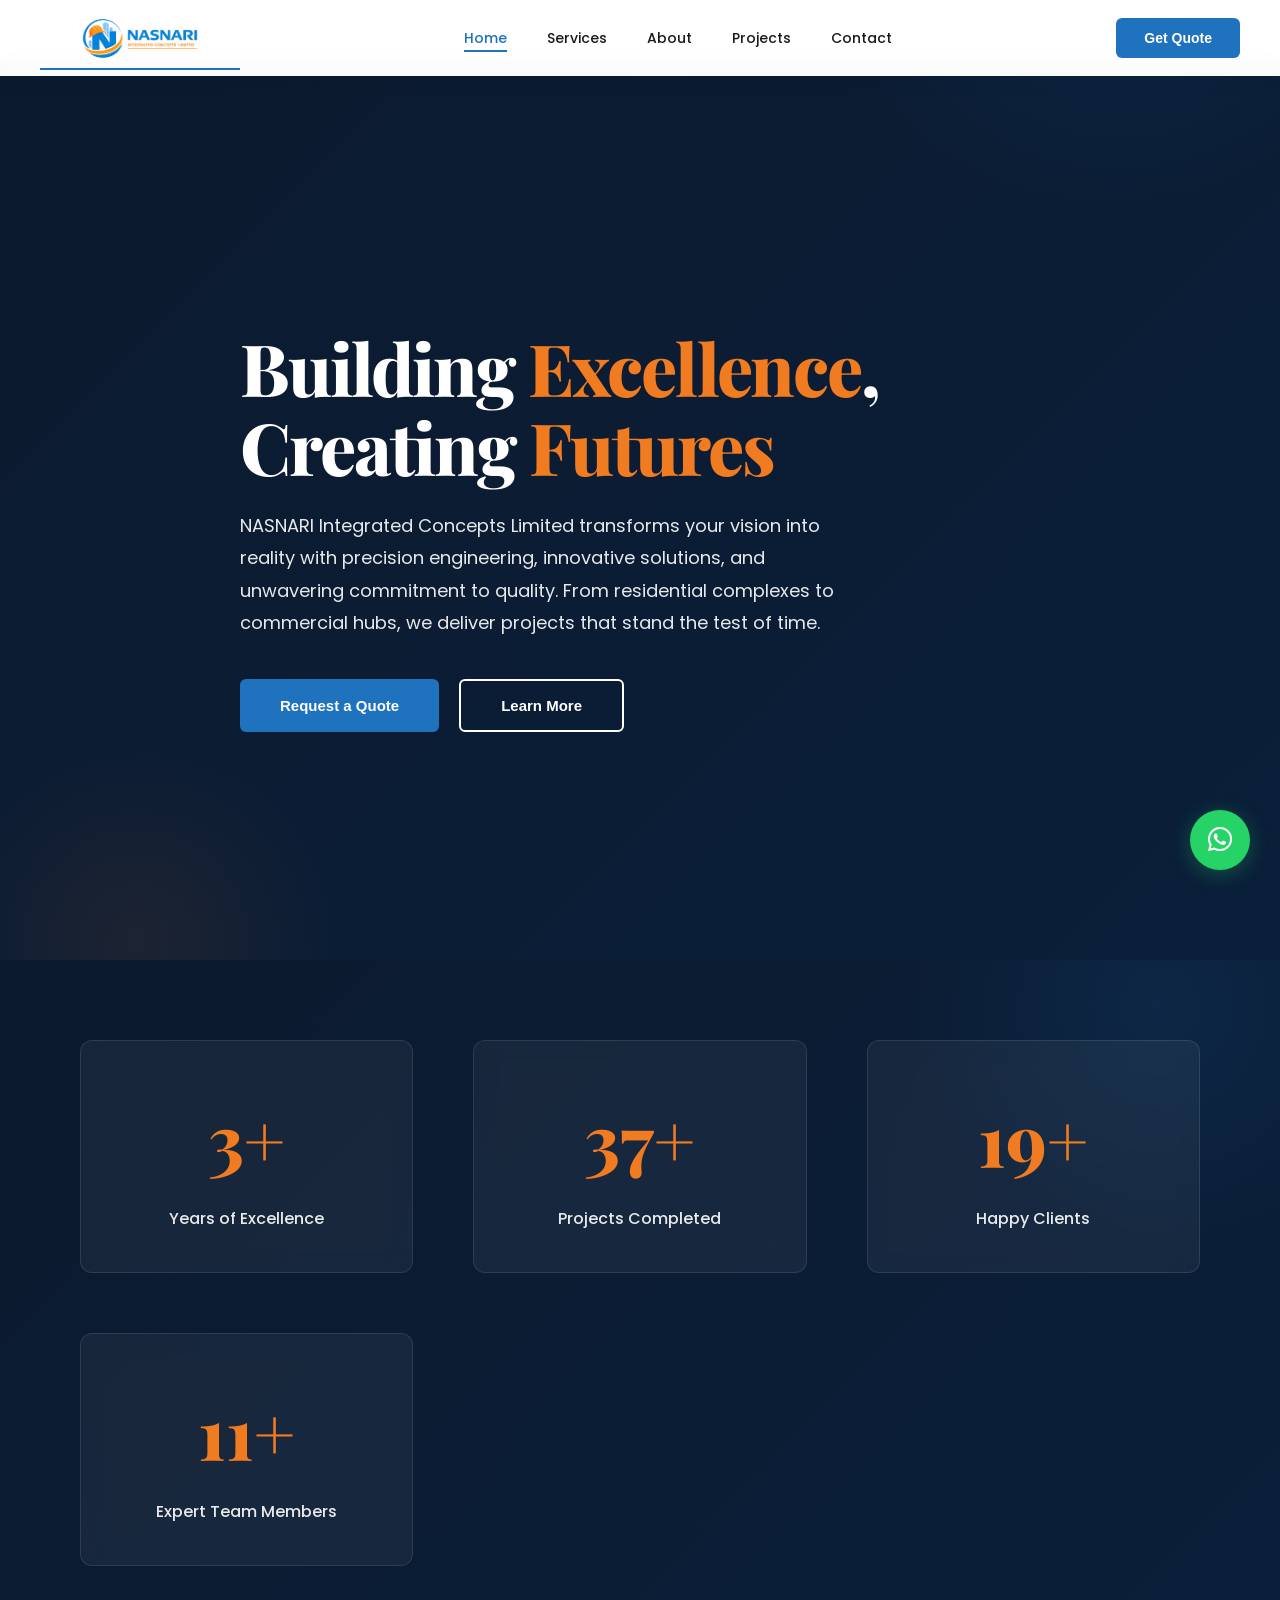
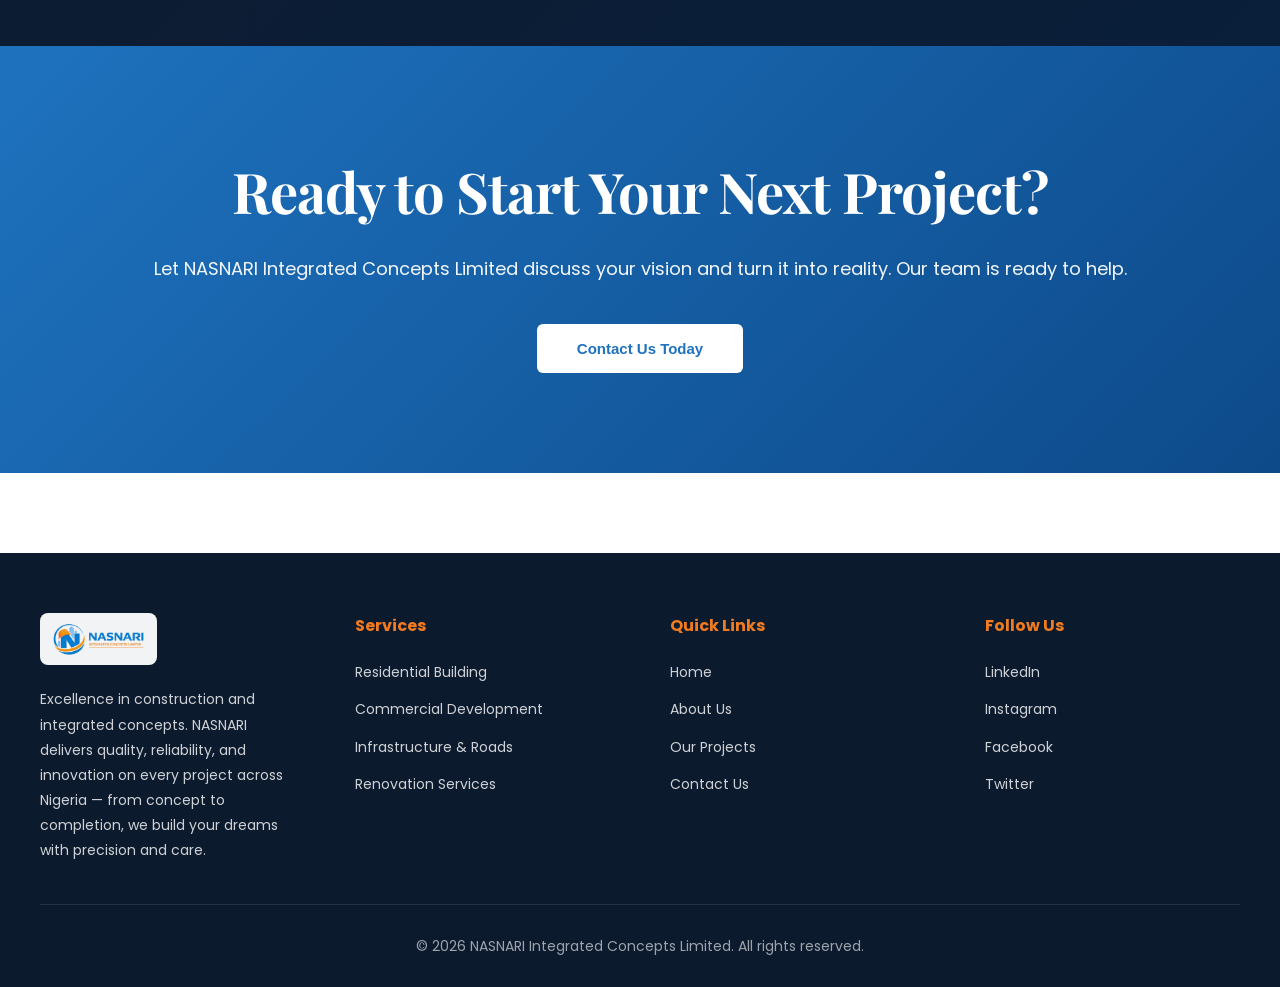
<file: index.html>
<!DOCTYPE html>
<html lang="en">
<head>
<meta charset="UTF-8">
<meta name="viewport" content="width=device-width, initial-scale=1.0">
<title>NASNARI Integrated Concepts Limited - Excellence in Building</title>
<link href="https://fonts.googleapis.com/css2?family=Poppins:wght@300;400;500;600;700;800&family=Playfair+Display:wght@600;700;800&display=swap" rel="stylesheet">
<link rel="stylesheet" href="https://cdnjs.cloudflare.com/ajax/libs/font-awesome/6.4.0/css/all.min.css">
<link rel="stylesheet" href="css/common.css">
<link rel="stylesheet" href="css/home.css">
</head>
<body>

<!-- HEADER -->
<header>
  <nav>
    <a href="index.html" class="logo">
      <img src="images/nasnari-logo.png" alt="NASNARI Integrated Concepts Limited" style="width: 200px; height: 56px;">
    </a>
    <ul>
      <li><a href="index.html" class="active">Home</a></li>
      <li><a href="services.html">Services</a></li>
      <li><a href="about.html">About</a></li>
      <li><a href="projects.html">Projects</a></li>
      <li><a href="contact.html">Contact</a></li>
    </ul>
    <button class="cta-btn" onclick="window.location.href='contact.html'">Get Quote</button>
  </nav>
</header>

<!-- HERO -->
<section class="hero">
  <div class="hero-content">
    <h1>Building <span>Excellence</span>, Creating <span>Futures</span></h1>
    <p>NASNARI Integrated Concepts Limited transforms your vision into reality with precision engineering, innovative solutions, and unwavering commitment to quality. From residential complexes to commercial hubs, we deliver projects that stand the test of time.</p>
    <div class="hero-buttons">
      <button class="btn-primary" onclick="window.location.href='contact.html'">Request a Quote</button>
      <button class="btn-secondary" onclick="window.location.href='about.html'">Learn More</button>
    </div>
  </div>
</section>

<!-- STATS -->
<section class="stats reveal">
  <div class="section-container">
    <div class="stats-grid stagger">
      <div class="stat-card">
        <div class="stat-number">16+</div>
        <div class="stat-label">Years of Excellence</div>
      </div>
      <div class="stat-card">
        <div class="stat-number">150+</div>
        <div class="stat-label">Projects Completed</div>
      </div>
      <div class="stat-card">
        <div class="stat-number">80+</div>
        <div class="stat-label">Happy Clients</div>
      </div>
      <div class="stat-card">
        <div class="stat-number">45+</div>
        <div class="stat-label">Expert Team Members</div>
      </div>
    </div>
  </div>
</section>

<!-- CTA SECTION -->
<section class="cta-section reveal">
  <div class="section-container">
    <div class="cta-content">
      <h2>Ready to Start Your Next Project?</h2>
      <p>Let NASNARI Integrated Concepts Limited discuss your vision and turn it into reality. Our team is ready to help.</p>
      <button class="btn-primary" onclick="window.location.href='contact.html'">Contact Us Today</button>
    </div>
  </div>
</section>

<!-- WHATSAPP BUTTON -->
<a href="https://wa.me/2349876543210?text=Hello%20NASNARI%20Integrated%20Concepts%20-%20I%20have%20a%20project%20inquiry" class="whatsapp-btn" target="_blank" title="Chat on WhatsApp">
  <i class="fab fa-whatsapp"></i>
</a>

<!-- FOOTER -->
<footer>
  <div class="footer-content">
    <div class="footer-section">
      <a href="index.html" class="footer-logo">
        <img src="images/nasnari-logo.png" alt="NASNARI Integrated Concepts Limited" >
      </a>
      <p style="color: rgba(255, 255, 255, 0.8); font-size: 14px; line-height: 1.8; margin-top: 12px;">Excellence in construction and integrated concepts. NASNARI delivers quality, reliability, and innovation on every project across Nigeria — from concept to completion, we build your dreams with precision and care.</p>
    </div>

    <div class="footer-section">
      <h3>Services</h3>
      <ul>
        <li><a href="services.html">Residential Building</a></li>
        <li><a href="services.html">Commercial Development</a></li>
        <li><a href="services.html">Infrastructure &amp; Roads</a></li>
        <li><a href="services.html">Renovation Services</a></li>
      </ul>
    </div>

    <div class="footer-section">
      <h3>Quick Links</h3>
      <ul>
        <li><a href="index.html">Home</a></li>
        <li><a href="about.html">About Us</a></li>
        <li><a href="projects.html">Our Projects</a></li>
        <li><a href="contact.html">Contact Us</a></li>
      </ul>
    </div>

    <div class="footer-section">
      <h3>Follow Us</h3>
      <ul>
        <li><a href="https://linkedin.com/company/nasnari" target="_blank">LinkedIn</a></li>
        <li><a href="https://instagram.com/nasnari" target="_blank">Instagram</a></li>
        <li><a href="https://facebook.com/nasnarng" target="_blank">Facebook</a></li>
        <li><a href="https://twitter.com/nasnarng" target="_blank">Twitter</a></li>
      </ul>
    </div>
  </div>

  <div class="footer-bottom">
    <p>&copy; 2026 NASNARI Integrated Concepts Limited. All rights reserved.</p>
  </div>
</footer>

<script src="js/common.js"></script>
<script src="js/home.js"></script>
</body>
</html>
</file>
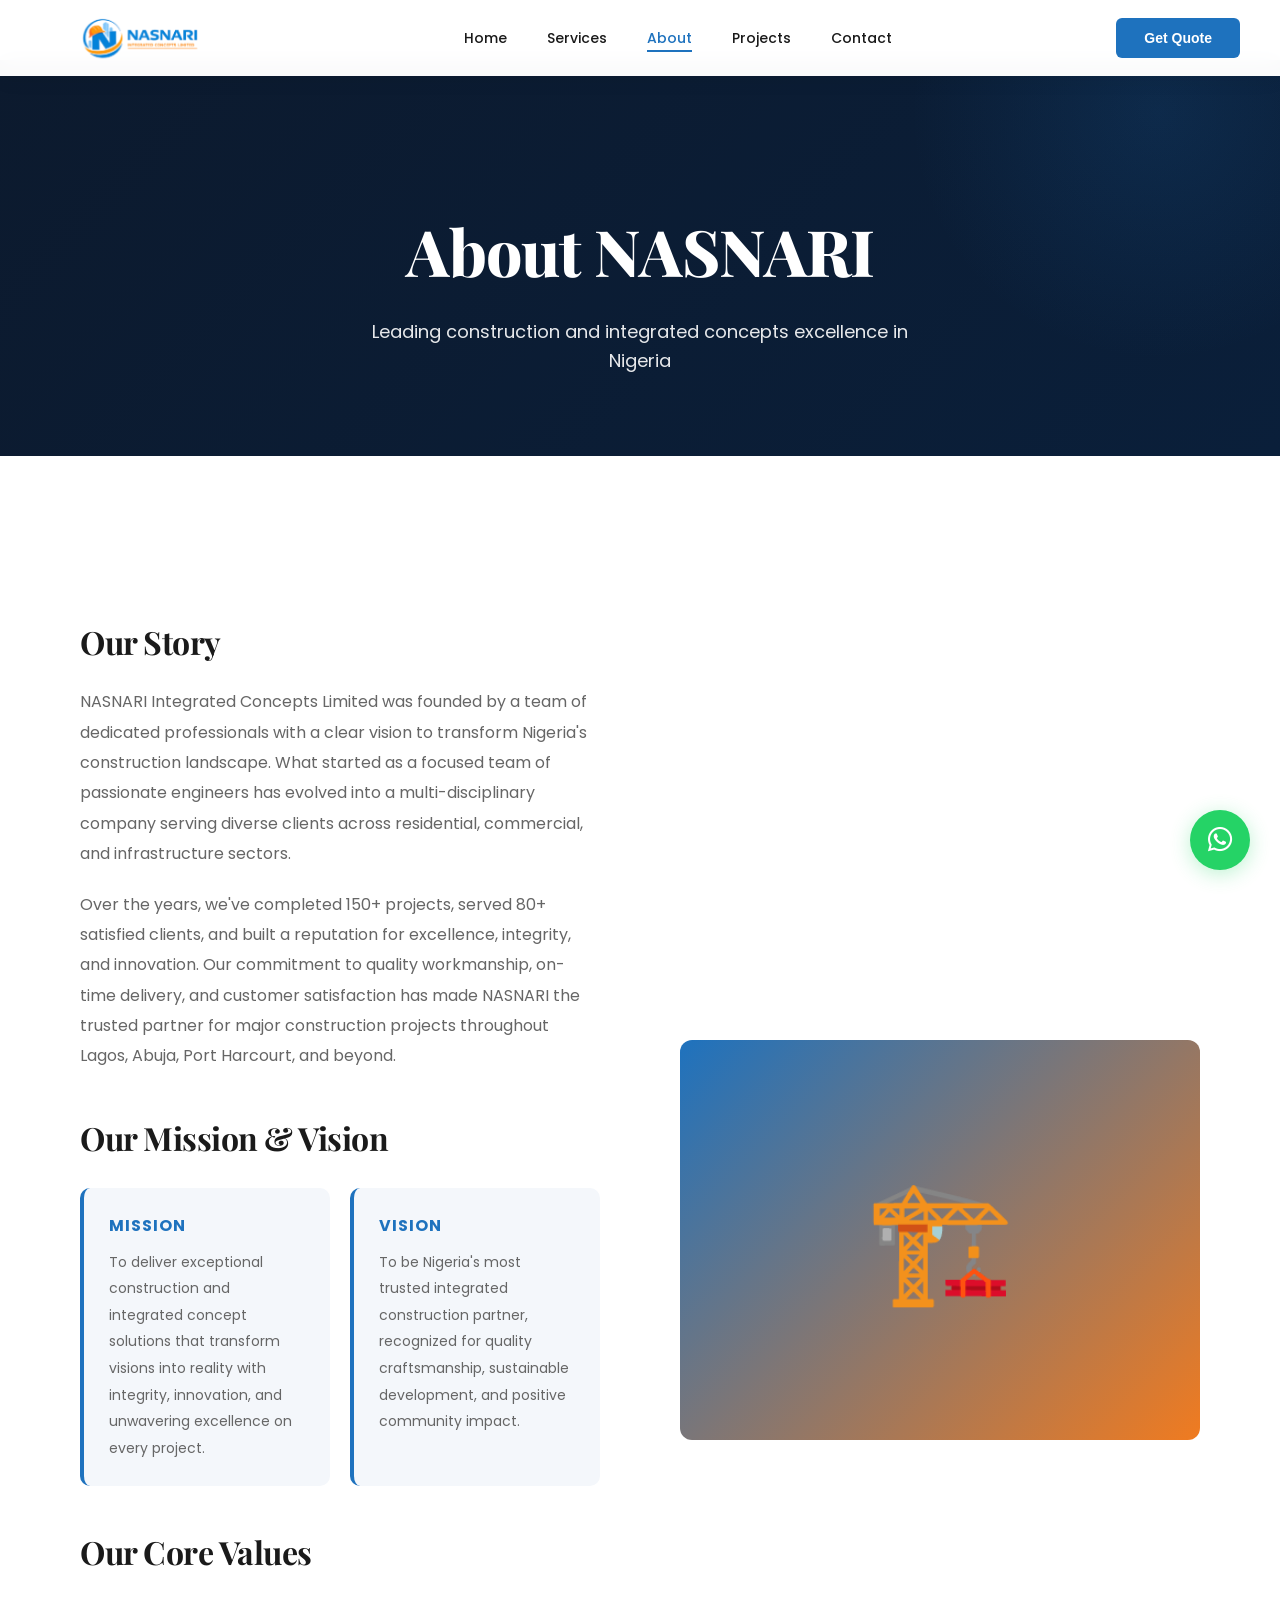
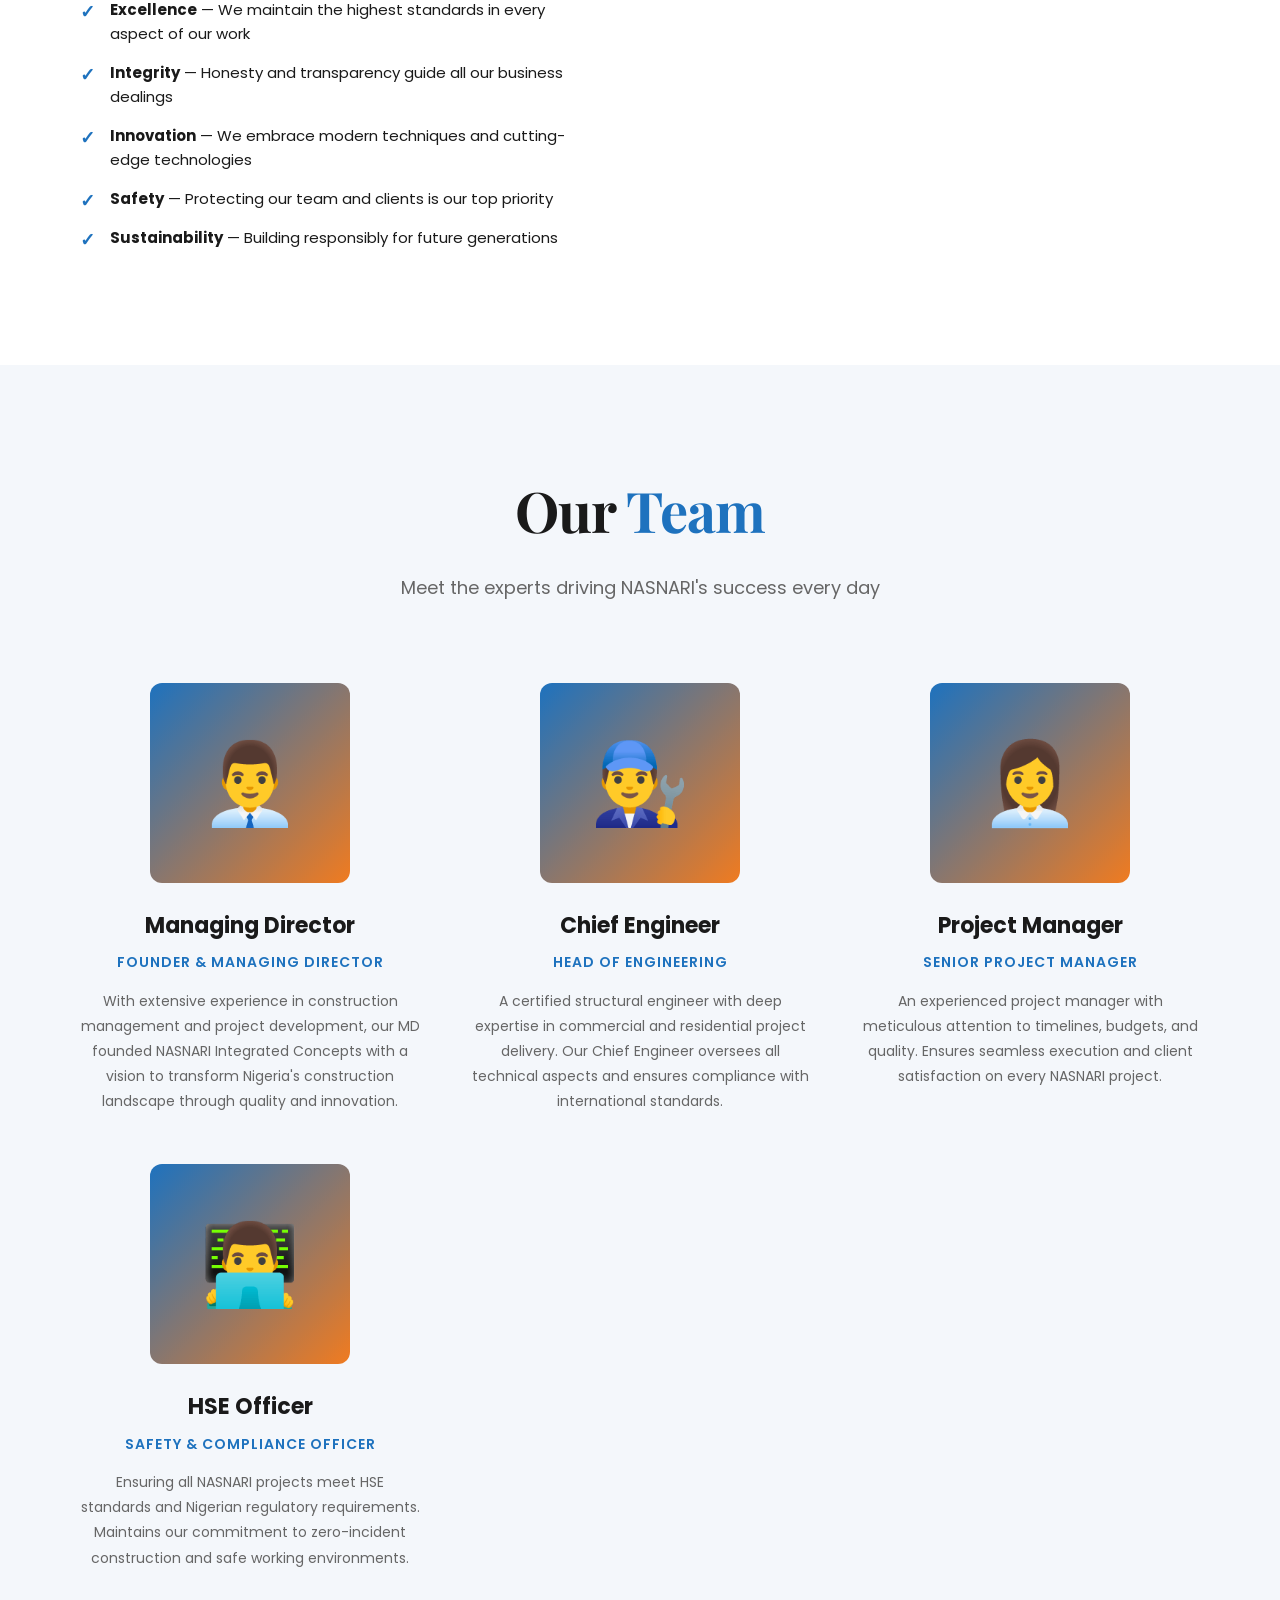
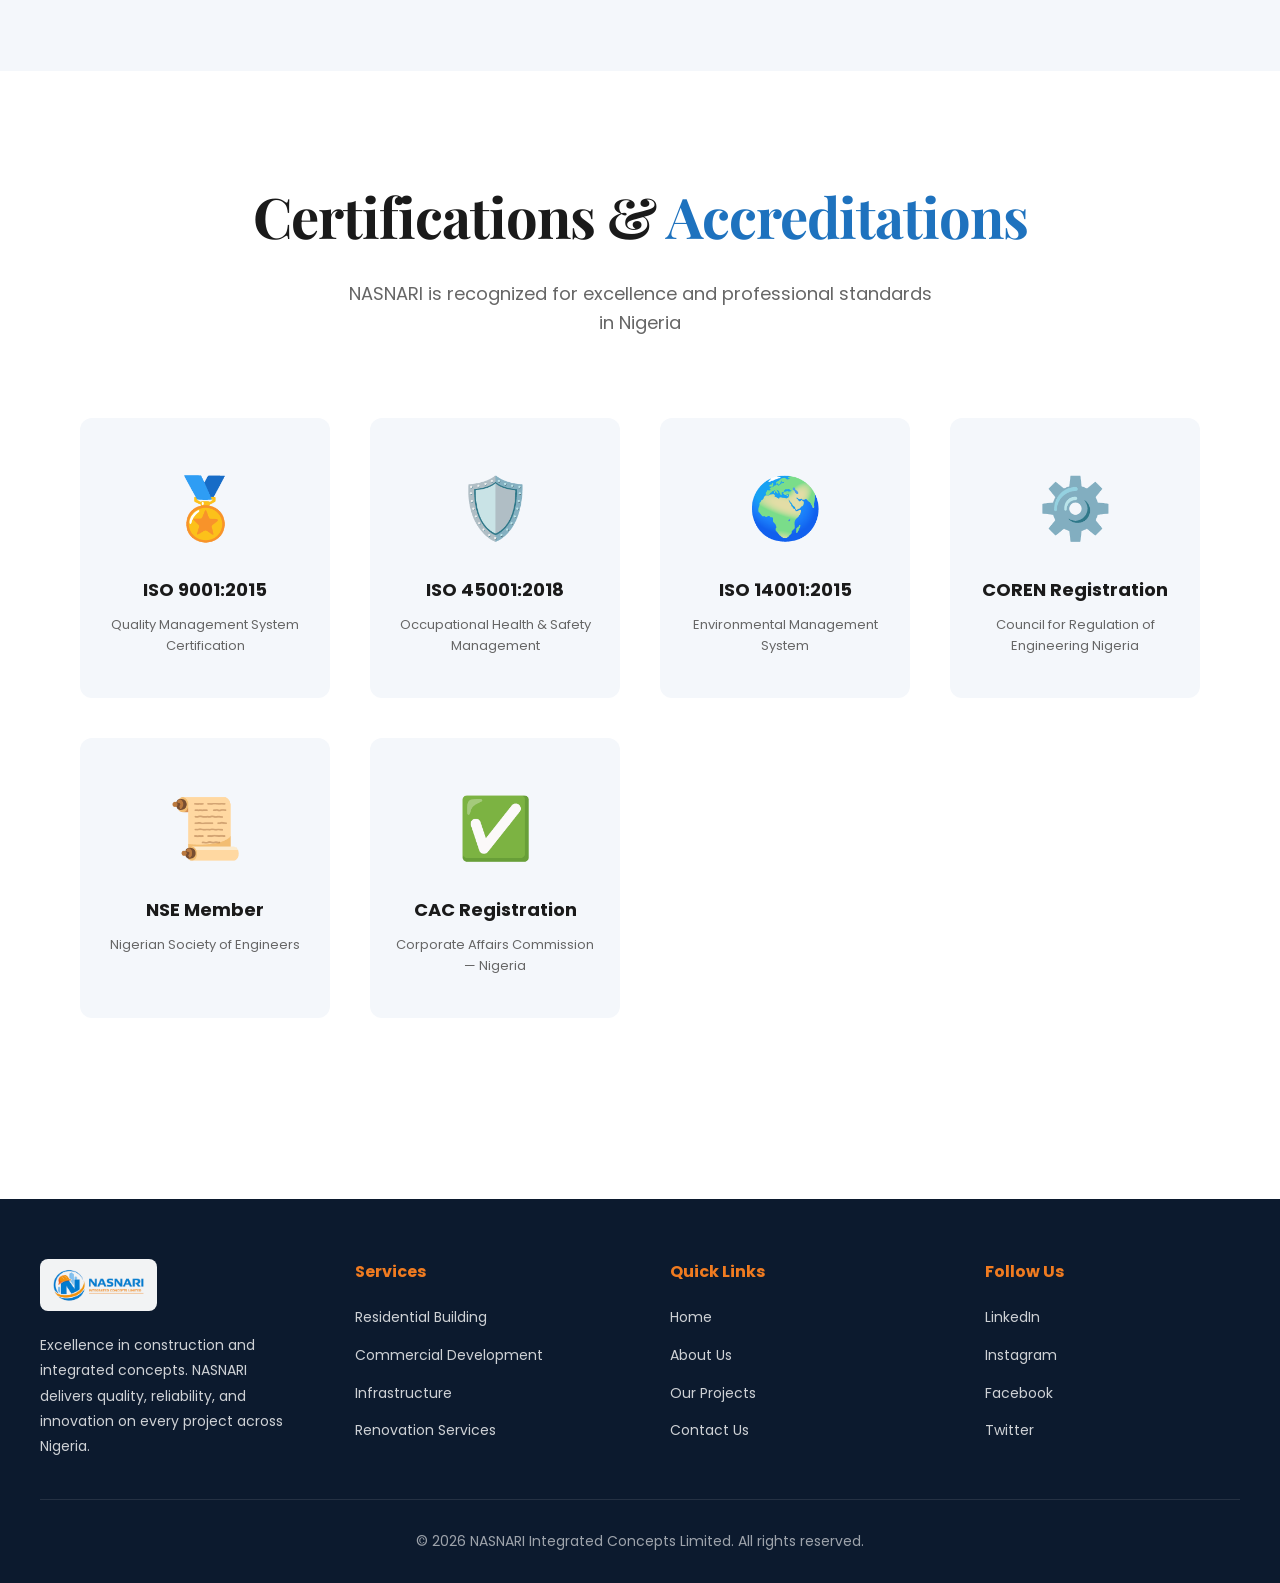
<file: about.html>
<!DOCTYPE html>
<html lang="en">
<head>
<meta charset="UTF-8">
<meta name="viewport" content="width=device-width, initial-scale=1.0">
<title>About - NASNARI Integrated Concepts Limited</title>
<link href="https://fonts.googleapis.com/css2?family=Poppins:wght@300;400;500;600;700;800&family=Playfair+Display:wght@600;700;800&display=swap" rel="stylesheet">
<link rel="stylesheet" href="https://cdnjs.cloudflare.com/ajax/libs/font-awesome/6.4.0/css/all.min.css">
<link rel="stylesheet" href="css/common.css">
<link rel="stylesheet" href="css/about.css">
</head>
<body>

<!-- HEADER -->
<header>
  <nav>
    <a href="index.html" class="logo">
      <img src="images/nasnari-logo.png" alt="NASNARI Integrated Concepts Limited" style="width: 200px; height: 56px;">
    </a>
    <ul>
      <li><a href="index.html">Home</a></li>
      <li><a href="services.html">Services</a></li>
      <li><a href="about.html" class="active">About</a></li>
      <li><a href="projects.html">Projects</a></li>
      <li><a href="contact.html">Contact</a></li>
    </ul>
    <button class="cta-btn" onclick="window.location.href='contact.html'">Get Quote</button>
  </nav>
</header>

<!-- PAGE HEADER -->
<section class="page-header">
  <h1>About NASNARI</h1>
  <p>Leading construction and integrated concepts excellence in Nigeria</p>
</section>

<!-- ABOUT SECTION -->
<section class="about">
  <div class="section-container">
    <div class="about-content">
      <div class="about-text reveal-left">
        <h2>Our Story</h2>
        <p>NASNARI Integrated Concepts Limited was founded by a team of dedicated professionals with a clear vision to transform Nigeria's construction landscape. What started as a focused team of passionate engineers has evolved into a multi-disciplinary company serving diverse clients across residential, commercial, and infrastructure sectors.</p>
        <p>Over the years, we've completed 150+ projects, served 80+ satisfied clients, and built a reputation for excellence, integrity, and innovation. Our commitment to quality workmanship, on-time delivery, and customer satisfaction has made NASNARI the trusted partner for major construction projects throughout Lagos, Abuja, Port Harcourt, and beyond.</p>

        <h2 style="margin-top: 40px;">Our Mission &amp; Vision</h2>
        <div class="mission-vision">
          <div class="mv-card">
            <h3>Mission</h3>
            <p>To deliver exceptional construction and integrated concept solutions that transform visions into reality with integrity, innovation, and unwavering excellence on every project.</p>
          </div>
          <div class="mv-card">
            <h3>Vision</h3>
            <p>To be Nigeria's most trusted integrated construction partner, recognized for quality craftsmanship, sustainable development, and positive community impact.</p>
          </div>
        </div>

        <h2 style="margin-top: 40px;">Our Core Values</h2>
        <ul class="values-list">
          <li><strong>Excellence</strong> — We maintain the highest standards in every aspect of our work</li>
          <li><strong>Integrity</strong> — Honesty and transparency guide all our business dealings</li>
          <li><strong>Innovation</strong> — We embrace modern techniques and cutting-edge technologies</li>
          <li><strong>Safety</strong> — Protecting our team and clients is our top priority</li>
          <li><strong>Sustainability</strong> — Building responsibly for future generations</li>
        </ul>
      </div>
      <div class="about-image reveal-right">🏗️</div>
    </div>
  </div>
</section>

<!-- TEAM SECTION -->
<section class="team">
  <div class="section-container">
    <div class="section-header reveal">
      <h2>Our <span>Team</span></h2>
      <p>Meet the experts driving NASNARI's success every day</p>
    </div>
    <div class="team-grid stagger">
      <div class="team-member">
        <div class="member-avatar">👨‍💼</div>
        <h3>Managing Director</h3>
        <div class="member-title">Founder &amp; Managing Director</div>
        <p class="member-bio">With extensive experience in construction management and project development, our MD founded NASNARI Integrated Concepts with a vision to transform Nigeria's construction landscape through quality and innovation.</p>
      </div>
      <div class="team-member">
        <div class="member-avatar">👨‍🔧</div>
        <h3>Chief Engineer</h3>
        <div class="member-title">Head of Engineering</div>
        <p class="member-bio">A certified structural engineer with deep expertise in commercial and residential project delivery. Our Chief Engineer oversees all technical aspects and ensures compliance with international standards.</p>
      </div>
      <div class="team-member">
        <div class="member-avatar">👩‍💼</div>
        <h3>Project Manager</h3>
        <div class="member-title">Senior Project Manager</div>
        <p class="member-bio">An experienced project manager with meticulous attention to timelines, budgets, and quality. Ensures seamless execution and client satisfaction on every NASNARI project.</p>
      </div>
      <div class="team-member">
        <div class="member-avatar">👨‍💻</div>
        <h3>HSE Officer</h3>
        <div class="member-title">Safety &amp; Compliance Officer</div>
        <p class="member-bio">Ensuring all NASNARI projects meet HSE standards and Nigerian regulatory requirements. Maintains our commitment to zero-incident construction and safe working environments.</p>
      </div>
    </div>
  </div>
</section>

<!-- CERTIFICATIONS SECTION -->
<section class="certifications">
  <div class="section-container">
    <div class="section-header reveal">
      <h2>Certifications &amp; <span>Accreditations</span></h2>
      <p>NASNARI is recognized for excellence and professional standards in Nigeria</p>
    </div>
    <div class="certs-grid stagger">
      <div class="cert-card">
        <div class="cert-icon">🏅</div>
        <h3>ISO 9001:2015</h3>
        <p>Quality Management System Certification</p>
      </div>
      <div class="cert-card">
        <div class="cert-icon">🛡️</div>
        <h3>ISO 45001:2018</h3>
        <p>Occupational Health &amp; Safety Management</p>
      </div>
      <div class="cert-card">
        <div class="cert-icon">🌍</div>
        <h3>ISO 14001:2015</h3>
        <p>Environmental Management System</p>
      </div>
      <div class="cert-card">
        <div class="cert-icon">⚙️</div>
        <h3>COREN Registration</h3>
        <p>Council for Regulation of Engineering Nigeria</p>
      </div>
      <div class="cert-card">
        <div class="cert-icon">📜</div>
        <h3>NSE Member</h3>
        <p>Nigerian Society of Engineers</p>
      </div>
      <div class="cert-card">
        <div class="cert-icon">✅</div>
        <h3>CAC Registration</h3>
        <p>Corporate Affairs Commission — Nigeria</p>
      </div>
    </div>
  </div>
</section>

<!-- WHATSAPP BUTTON -->
<a href="https://wa.me/2349876543210?text=Hello%20NASNARI%20Integrated%20Concepts%20-%20I%20would%20like%20to%20learn%20more%20about%20your%20company" class="whatsapp-btn" target="_blank" title="Chat on WhatsApp">
  <i class="fab fa-whatsapp"></i>
</a>

<!-- FOOTER -->
<footer>
  <div class="footer-content">
    <div class="footer-section">
      <a href="index.html" class="footer-logo">
       <img src="images/nasnari-logo.png" alt="NASNARI Integrated Concepts Limited">
      </a>
      <p style="color: rgba(255, 255, 255, 0.8); font-size: 14px; line-height: 1.8; margin-top: 12px;">Excellence in construction and integrated concepts. NASNARI delivers quality, reliability, and innovation on every project across Nigeria.</p>
    </div>

    <div class="footer-section">
      <h3>Services</h3>
      <ul>
        <li><a href="services.html">Residential Building</a></li>
        <li><a href="services.html">Commercial Development</a></li>
        <li><a href="services.html">Infrastructure</a></li>
        <li><a href="services.html">Renovation Services</a></li>
      </ul>
    </div>

    <div class="footer-section">
      <h3>Quick Links</h3>
      <ul>
        <li><a href="index.html">Home</a></li>
        <li><a href="about.html">About Us</a></li>
        <li><a href="projects.html">Our Projects</a></li>
        <li><a href="contact.html">Contact Us</a></li>
      </ul>
    </div>

    <div class="footer-section">
      <h3>Follow Us</h3>
      <ul>
        <li><a href="https://linkedin.com/company/nasnari" target="_blank">LinkedIn</a></li>
        <li><a href="https://instagram.com/nasnari" target="_blank">Instagram</a></li>
        <li><a href="https://facebook.com/nasnarng" target="_blank">Facebook</a></li>
        <li><a href="https://twitter.com/nasnarng" target="_blank">Twitter</a></li>
      </ul>
    </div>
  </div>

  <div class="footer-bottom">
    <p>&copy; 2026 NASNARI Integrated Concepts Limited. All rights reserved.</p>
  </div>
</footer>

<script src="js/common.js"></script>
<script src="js/about.js"></script>
</body>
</html>
</file>
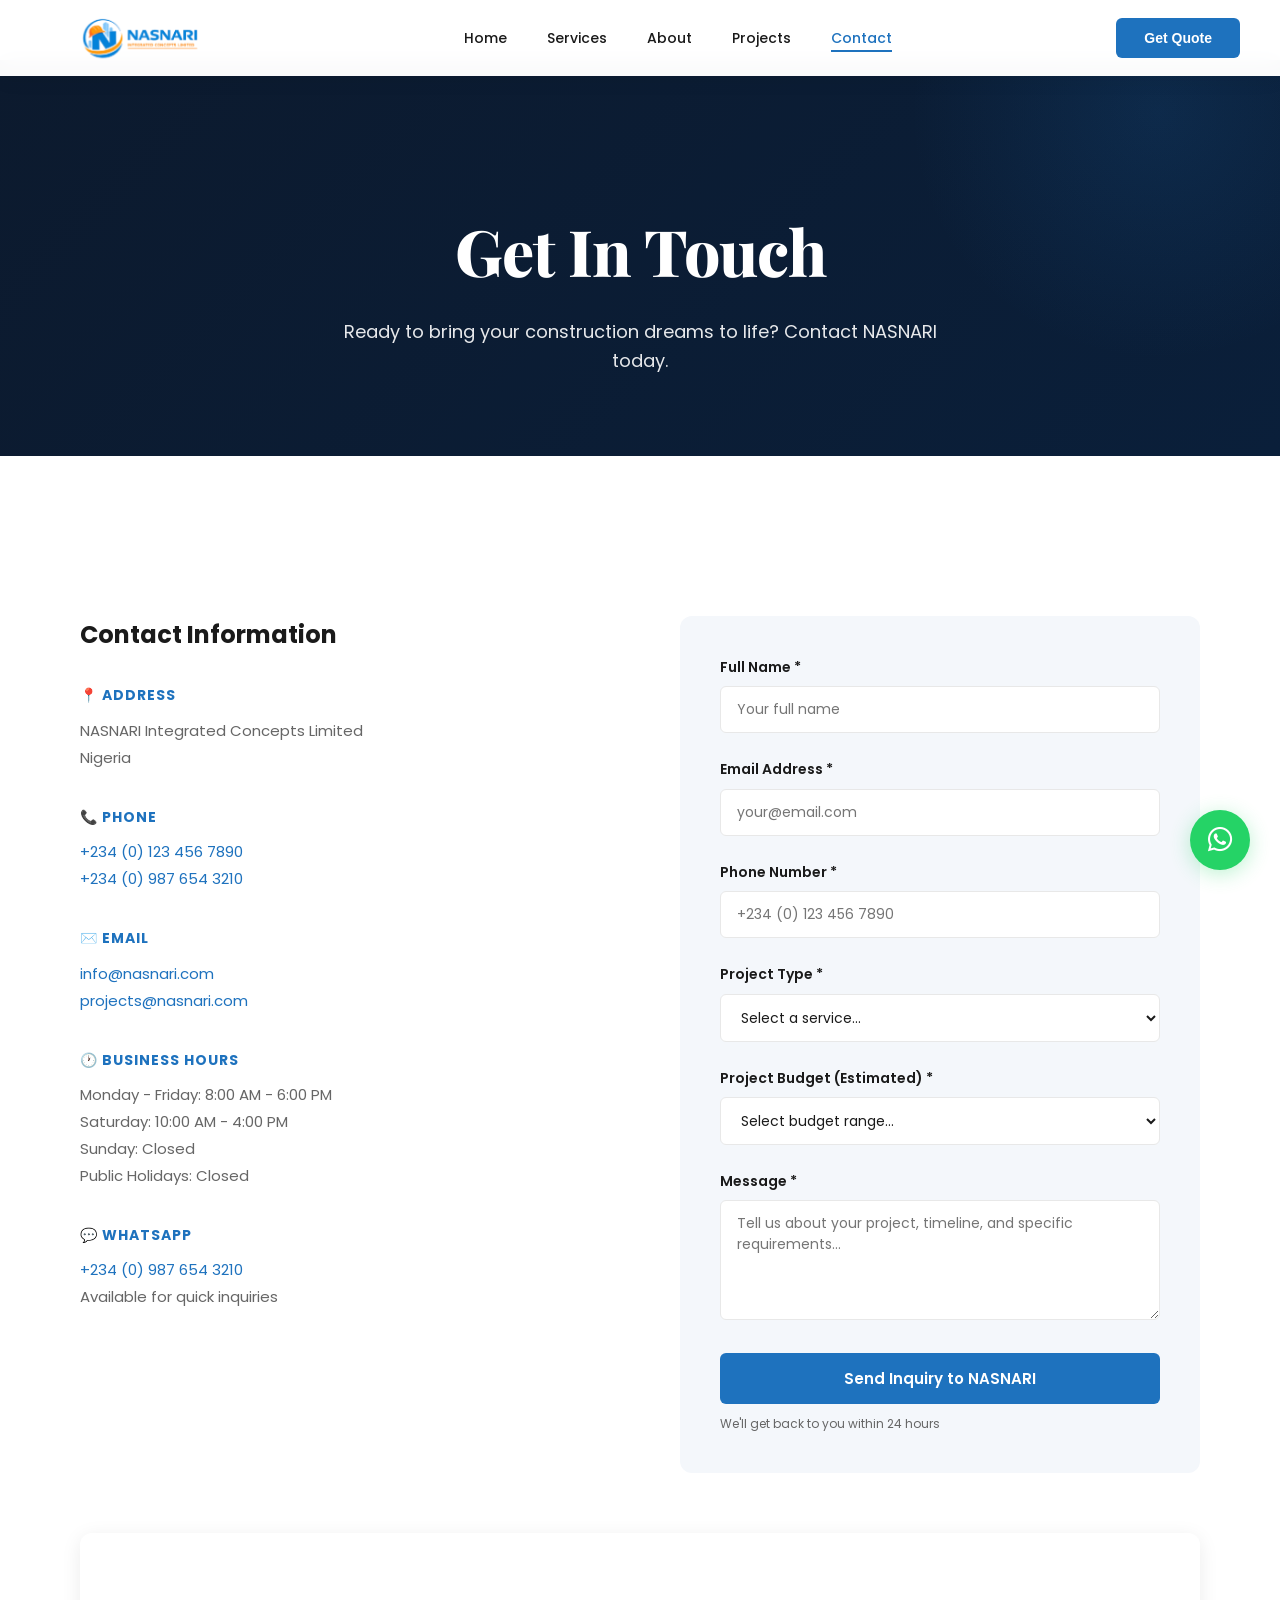
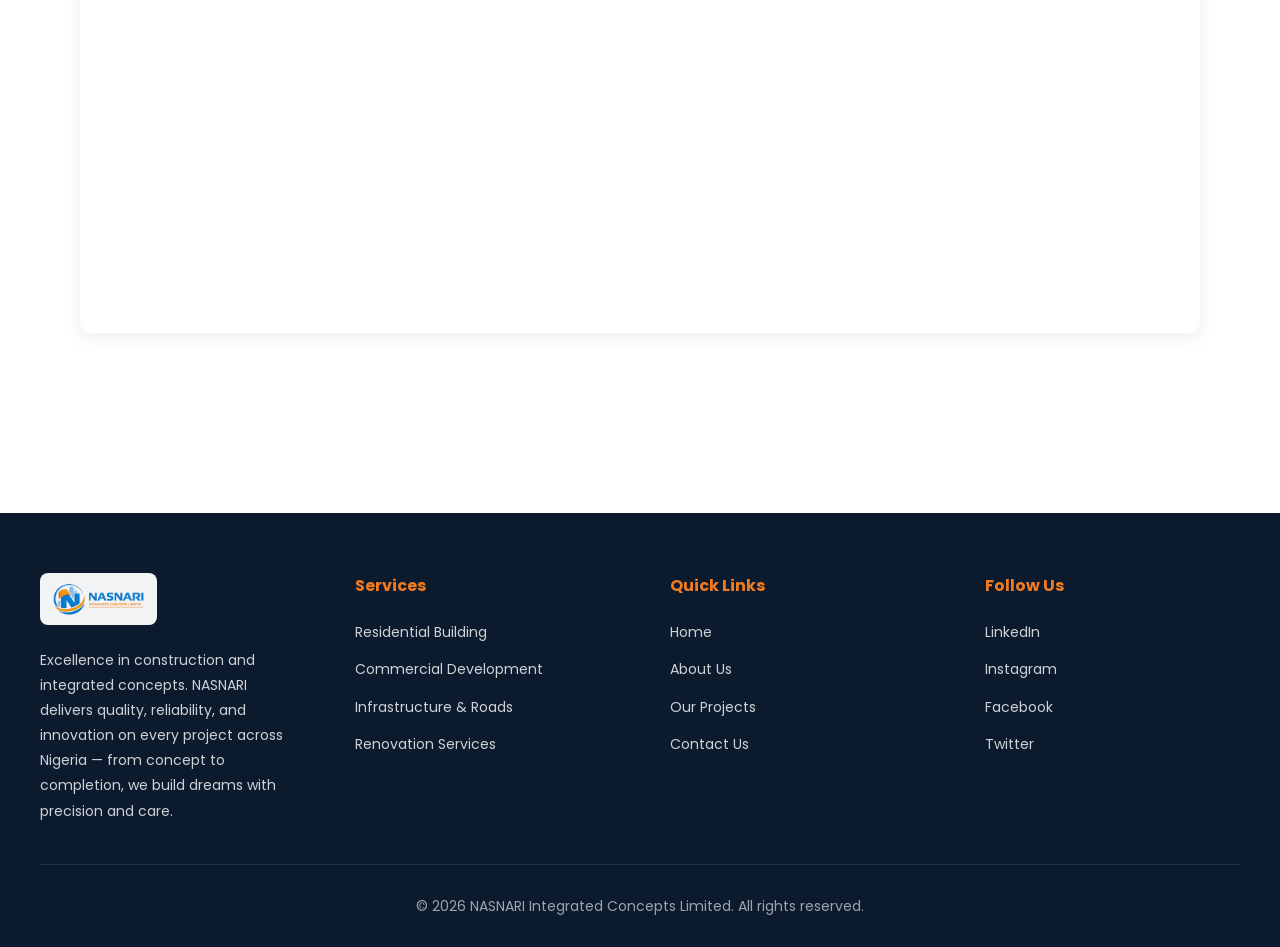
<file: contact.html>
<!DOCTYPE html>
<html lang="en">
<head>
<meta charset="UTF-8">
<meta name="viewport" content="width=device-width, initial-scale=1.0">
<title>Contact - NASNARI Integrated Concepts Limited</title>
<link href="https://fonts.googleapis.com/css2?family=Poppins:wght@300;400;500;600;700;800&family=Playfair+Display:wght@600;700;800&display=swap" rel="stylesheet">
<link rel="stylesheet" href="https://cdnjs.cloudflare.com/ajax/libs/font-awesome/6.4.0/css/all.min.css">
<link rel="stylesheet" href="css/common.css">
<link rel="stylesheet" href="css/contact.css">
</head>
<body>

<!-- HEADER -->
<header>
  <nav>
    <a href="index.html" class="logo">
     <img src="images/nasnari-logo.png" alt="NASNARI Integrated Concepts Limited" style="width: 200px; height: 56px;">
    </a>
    <ul>
      <li><a href="index.html">Home</a></li>
      <li><a href="services.html">Services</a></li>
      <li><a href="about.html">About</a></li>
      <li><a href="projects.html">Projects</a></li>
      <li><a href="contact.html" class="active">Contact</a></li>
    </ul>
    <button class="cta-btn" onclick="window.location.href='contact.html'">Get Quote</button>
  </nav>
</header>

<!-- PAGE HEADER -->
<section class="page-header">
  <h1>Get In Touch</h1>
  <p>Ready to bring your construction dreams to life? Contact NASNARI today.</p>
</section>

<!-- CONTACT SECTION -->
<section class="contact">
  <div class="section-container">
    <div class="contact-content">
      <div class="contact-info reveal-left">
        <h3>Contact Information</h3>

        <div class="contact-item">
          <h4>📍 Address</h4>
          <p>NASNARI Integrated Concepts Limited<br>
          Nigeria</p>
        </div>

        <div class="contact-item">
          <h4>📞 Phone</h4>
          <p><a href="tel:+2341234567890">+234 (0) 123 456 7890</a><br>
          <a href="tel:+2349876543210">+234 (0) 987 654 3210</a></p>
        </div>

        <div class="contact-item">
          <h4>✉️ Email</h4>
          <p><a href="mailto:info@nasnari.com">info@nasnari.com</a><br>
          <a href="mailto:projects@nasnari.com">projects@nasnari.com</a></p>
        </div>

        <div class="contact-item">
          <h4>🕐 Business Hours</h4>
          <p>Monday - Friday: 8:00 AM - 6:00 PM<br>
          Saturday: 10:00 AM - 4:00 PM<br>
          Sunday: Closed<br>
          Public Holidays: Closed</p>
        </div>

        <div class="contact-item">
          <h4>💬 WhatsApp</h4>
          <p><a href="https://wa.me/2349876543210" target="_blank">+234 (0) 987 654 3210</a><br>
          Available for quick inquiries</p>
        </div>
      </div>

      <form class="contact-form reveal-right" action="https://formspree.io/f/YOUR_FORM_ID" method="POST">
        <div class="form-group">
          <label>Full Name *</label>
          <input type="text" name="name" placeholder="Your full name" required>
        </div>

        <div class="form-group">
          <label>Email Address *</label>
          <input type="email" name="email" placeholder="your@email.com" required>
        </div>

        <div class="form-group">
          <label>Phone Number *</label>
          <input type="tel" name="phone" placeholder="+234 (0) 123 456 7890" required>
        </div>

        <div class="form-group">
          <label>Project Type *</label>
          <select name="project_type" required>
            <option value="">Select a service...</option>
            <option value="residential">Residential Building</option>
            <option value="commercial">Commercial Development</option>
            <option value="infrastructure">Infrastructure &amp; Roads</option>
            <option value="renovation">Renovation &amp; Restoration</option>
            <option value="management">Project Management</option>
            <option value="maintenance">Maintenance Services</option>
            <option value="other">Other (Please specify in message)</option>
          </select>
        </div>

        <div class="form-group">
          <label>Project Budget (Estimated) *</label>
          <select name="budget" required>
            <option value="">Select budget range...</option>
            <option value="below-10m">Below &#x20A6;10 Million</option>
            <option value="10-50m">&#x20A6;10M - &#x20A6;50M</option>
            <option value="50-100m">&#x20A6;50M - &#x20A6;100M</option>
            <option value="100-500m">&#x20A6;100M - &#x20A6;500M</option>
            <option value="500m-1b">&#x20A6;500M - &#x20A6;1 Billion</option>
            <option value="above-1b">Above &#x20A6;1 Billion</option>
          </select>
        </div>

        <div class="form-group">
          <label>Message *</label>
          <textarea name="message" placeholder="Tell us about your project, timeline, and specific requirements..." required></textarea>
        </div>

        <button type="submit" class="form-submit">Send Inquiry to NASNARI</button>
        <p style="font-size: 12px; color: #666; margin-top: 10px;">We'll get back to you within 24 hours</p>
      </form>
    </div>

    <!-- Google Maps Embed -->
    <div class="map-container reveal">
      <iframe src="https://www.google.com/maps/embed?pb=!1m18!1m12!1m3!1d3964.6127190397366!2d3.4210000!3d6.4268!2m3!1f0!2f0!3f0!3m2!1i1024!2i768!4f13.1!3m3!1m2!1s0x103b8b8b8b8b8b8b%3A0x0!2sNigeria!5e0!3m2!1sen!2sng!4v1234567890" width="100%" height="100%" style="border:none;" allowfullscreen="" loading="lazy" referrerpolicy="no-referrer-when-downgrade"></iframe>
    </div>
  </div>
</section>

<!-- WHATSAPP BUTTON -->
<a href="https://wa.me/2349876543210?text=Hello%20NASNARI%20Integrated%20Concepts%20-%20I%20have%20a%20project%20inquiry" class="whatsapp-btn" target="_blank" title="Chat on WhatsApp">
  <i class="fab fa-whatsapp"></i>
</a>

<!-- FOOTER -->
<footer>
  <div class="footer-content">
    <div class="footer-section">
      <a href="index.html" class="footer-logo">
        <img src="images/nasnari-logo.png" alt="NASNARI Integrated Concepts Limited" >
      </a>
      <p style="color: rgba(255, 255, 255, 0.8); font-size: 14px; line-height: 1.8; margin-top: 12px;">Excellence in construction and integrated concepts. NASNARI delivers quality, reliability, and innovation on every project across Nigeria — from concept to completion, we build dreams with precision and care.</p>
    </div>

    <div class="footer-section">
      <h3>Services</h3>
      <ul>
        <li><a href="services.html">Residential Building</a></li>
        <li><a href="services.html">Commercial Development</a></li>
        <li><a href="services.html">Infrastructure &amp; Roads</a></li>
        <li><a href="services.html">Renovation Services</a></li>
      </ul>
    </div>

    <div class="footer-section">
      <h3>Quick Links</h3>
      <ul>
        <li><a href="index.html">Home</a></li>
        <li><a href="about.html">About Us</a></li>
        <li><a href="projects.html">Our Projects</a></li>
        <li><a href="contact.html">Contact Us</a></li>
      </ul>
    </div>

    <div class="footer-section">
      <h3>Follow Us</h3>
      <ul>
        <li><a href="https://linkedin.com/company/nasnari" target="_blank">LinkedIn</a></li>
        <li><a href="https://instagram.com/nasnari" target="_blank">Instagram</a></li>
        <li><a href="https://facebook.com/nasnarng" target="_blank">Facebook</a></li>
        <li><a href="https://twitter.com/nasnarng" target="_blank">Twitter</a></li>
      </ul>
    </div>
  </div>

  <div class="footer-bottom">
    <p>&copy; 2026 NASNARI Integrated Concepts Limited. All rights reserved.</p>
  </div>
</footer>

<script src="js/common.js"></script>
<script src="js/contact.js"></script>
</body>
</html>
</file>
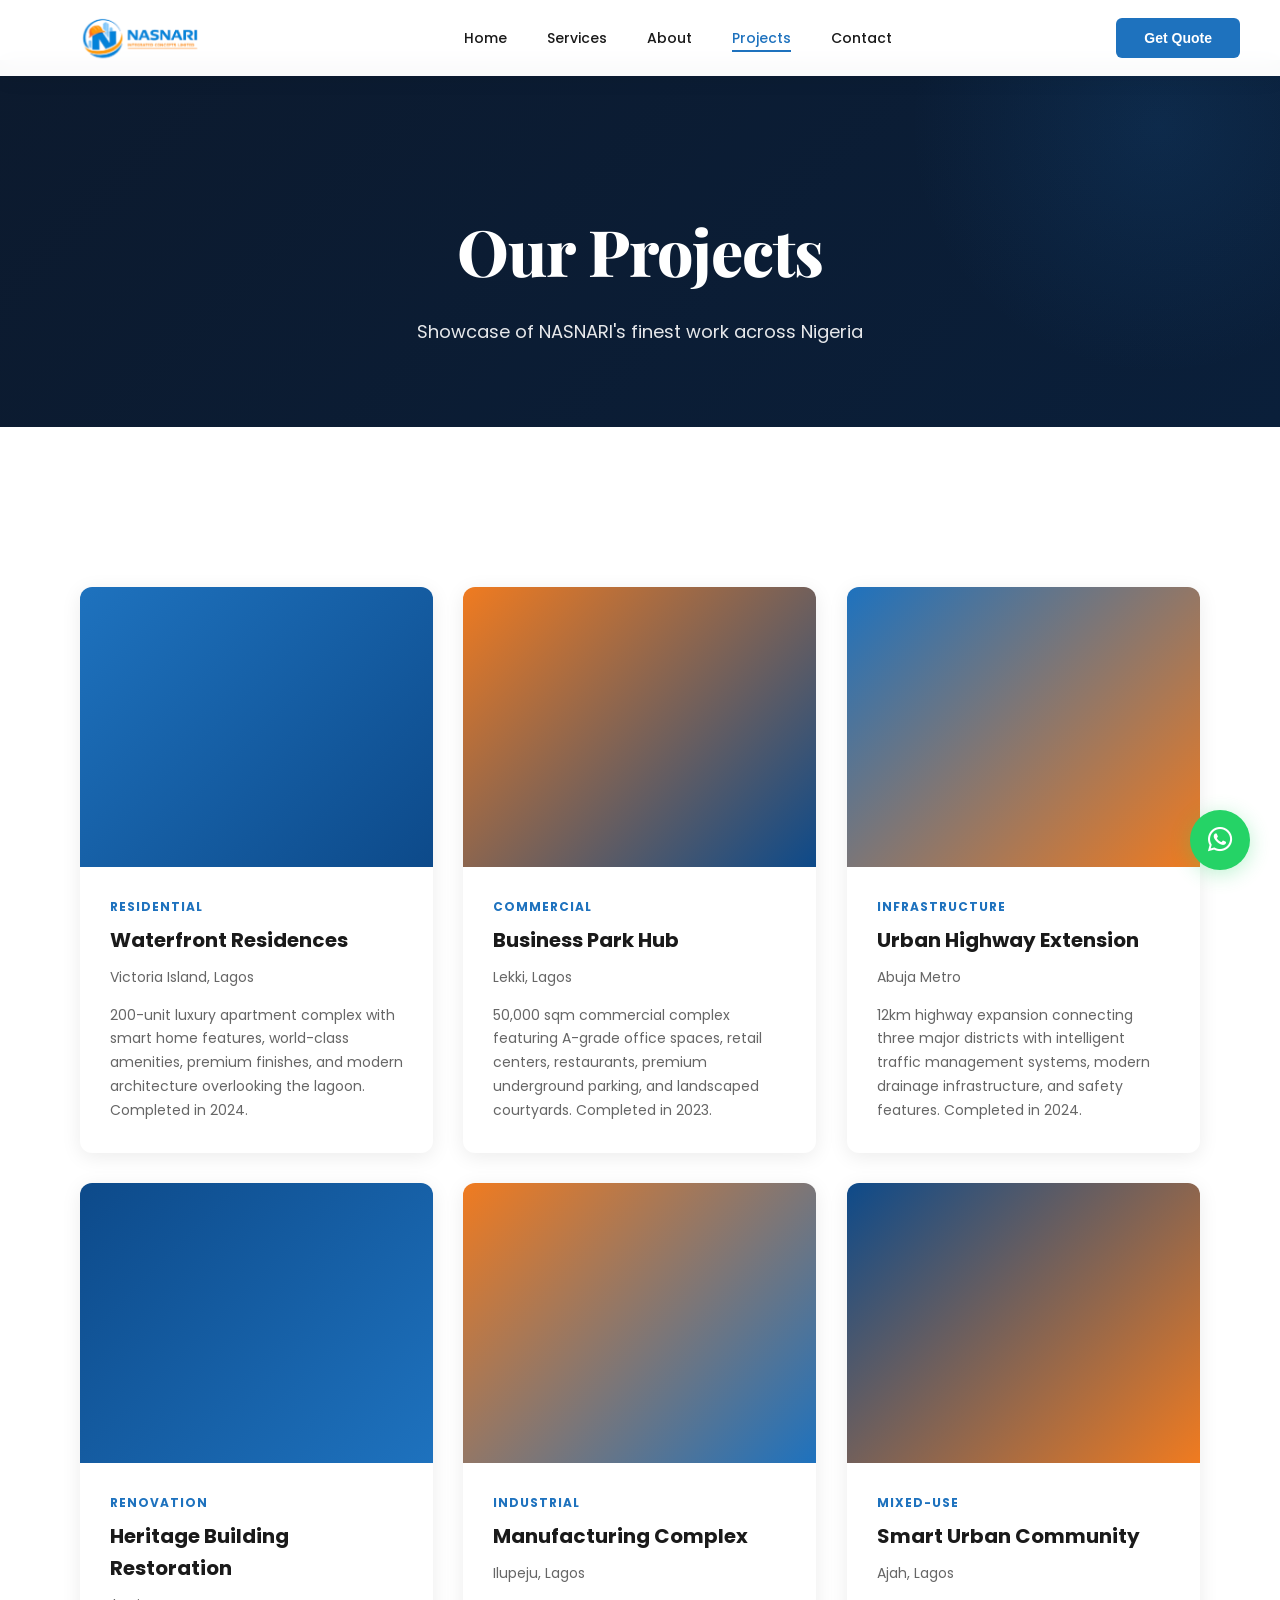
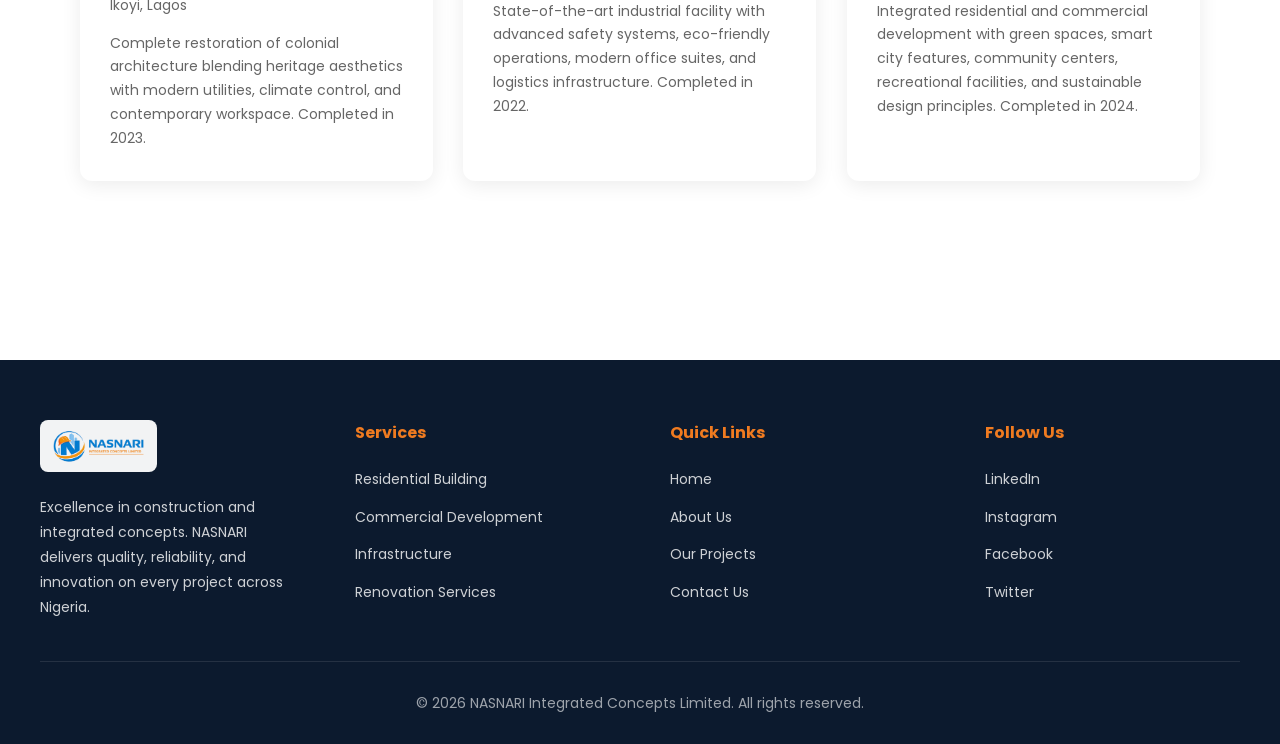
<file: projects.html>
<!DOCTYPE html>
<html lang="en">
<head>
<meta charset="UTF-8">
<meta name="viewport" content="width=device-width, initial-scale=1.0">
<title>Projects - NASNARI Integrated Concepts Limited</title>
<link href="https://fonts.googleapis.com/css2?family=Poppins:wght@300;400;500;600;700;800&family=Playfair+Display:wght@600;700;800&display=swap" rel="stylesheet">
<link rel="stylesheet" href="https://cdnjs.cloudflare.com/ajax/libs/font-awesome/6.4.0/css/all.min.css">
<link rel="stylesheet" href="css/common.css">
<link rel="stylesheet" href="css/projects.css">
</head>
<body>

<!-- HEADER -->
<header>
  <nav>
    <a href="index.html" class="logo">
      <img src="images/nasnari-logo.png" alt="NASNARI Integrated Concepts Limited" style="width: 200px; height: 56px;">
    </a>
    <ul>
      <li><a href="index.html">Home</a></li>
      <li><a href="services.html">Services</a></li>
      <li><a href="about.html">About</a></li>
      <li><a href="projects.html" class="active">Projects</a></li>
      <li><a href="contact.html">Contact</a></li>
    </ul>
    <button class="cta-btn" onclick="window.location.href='contact.html'">Get Quote</button>
  </nav>
</header>

<!-- PAGE HEADER -->
<section class="page-header">
  <h1>Our Projects</h1>
  <p>Showcase of NASNARI's finest work across Nigeria</p>
</section>

<!-- PROJECTS GRID -->
<section class="projects">
  <div class="section-container">
    <div class="projects-grid stagger">
      <div class="project-card">
        <div class="project-image" style="background: linear-gradient(135deg, #1E72BE 0%, #0D4A8A 100%);">
          <div class="project-overlay"><span>View Project</span></div>
        </div>
        <div class="project-info">
          <div class="project-type">Residential</div>
          <h3>Waterfront Residences</h3>
          <div class="project-location">Victoria Island, Lagos</div>
          <div class="project-desc">200-unit luxury apartment complex with smart home features, world-class amenities, premium finishes, and modern architecture overlooking the lagoon. Completed in 2024.</div>
        </div>
      </div>

      <div class="project-card">
        <div class="project-image" style="background: linear-gradient(135deg, #F07B20 0%, #0D4A8A 100%);">
          <div class="project-overlay"><span>View Project</span></div>
        </div>
        <div class="project-info">
          <div class="project-type">Commercial</div>
          <h3>Business Park Hub</h3>
          <div class="project-location">Lekki, Lagos</div>
          <div class="project-desc">50,000 sqm commercial complex featuring A-grade office spaces, retail centers, restaurants, premium underground parking, and landscaped courtyards. Completed in 2023.</div>
        </div>
      </div>

      <div class="project-card">
        <div class="project-image" style="background: linear-gradient(135deg, #1E72BE 0%, #F07B20 100%);">
          <div class="project-overlay"><span>View Project</span></div>
        </div>
        <div class="project-info">
          <div class="project-type">Infrastructure</div>
          <h3>Urban Highway Extension</h3>
          <div class="project-location">Abuja Metro</div>
          <div class="project-desc">12km highway expansion connecting three major districts with intelligent traffic management systems, modern drainage infrastructure, and safety features. Completed in 2024.</div>
        </div>
      </div>

      <div class="project-card">
        <div class="project-image" style="background: linear-gradient(135deg, #0D4A8A 0%, #1E72BE 100%);">
          <div class="project-overlay"><span>View Project</span></div>
        </div>
        <div class="project-info">
          <div class="project-type">Renovation</div>
          <h3>Heritage Building Restoration</h3>
          <div class="project-location">Ikoyi, Lagos</div>
          <div class="project-desc">Complete restoration of colonial architecture blending heritage aesthetics with modern utilities, climate control, and contemporary workspace. Completed in 2023.</div>
        </div>
      </div>

      <div class="project-card">
        <div class="project-image" style="background: linear-gradient(135deg, #F07B20 0%, #1E72BE 100%);">
          <div class="project-overlay"><span>View Project</span></div>
        </div>
        <div class="project-info">
          <div class="project-type">Industrial</div>
          <h3>Manufacturing Complex</h3>
          <div class="project-location">Ilupeju, Lagos</div>
          <div class="project-desc">State-of-the-art industrial facility with advanced safety systems, eco-friendly operations, modern office suites, and logistics infrastructure. Completed in 2022.</div>
        </div>
      </div>

      <div class="project-card">
        <div class="project-image" style="background: linear-gradient(135deg, #0D4A8A 0%, #F07B20 100%);">
          <div class="project-overlay"><span>View Project</span></div>
        </div>
        <div class="project-info">
          <div class="project-type">Mixed-Use</div>
          <h3>Smart Urban Community</h3>
          <div class="project-location">Ajah, Lagos</div>
          <div class="project-desc">Integrated residential and commercial development with green spaces, smart city features, community centers, recreational facilities, and sustainable design principles. Completed in 2024.</div>
        </div>
      </div>
    </div>
  </div>
</section>

<!-- WHATSAPP BUTTON -->
<a href="https://wa.me/2349876543210?text=Hello%20NASNARI%20Integrated%20Concepts%20-%20I%20would%20like%20to%20discuss%20my%20project" class="whatsapp-btn" target="_blank" title="Chat on WhatsApp">
  <i class="fab fa-whatsapp"></i>
</a>

<!-- FOOTER -->
<footer>
  <div class="footer-content">
    <div class="footer-section">
      <a href="index.html" class="footer-logo">
       <img src="images/nasnari-logo.png" alt="NASNARI Integrated Concepts Limited">
      </a>
      <p style="color: rgba(255, 255, 255, 0.8); font-size: 14px; line-height: 1.8; margin-top: 12px;">Excellence in construction and integrated concepts. NASNARI delivers quality, reliability, and innovation on every project across Nigeria.</p>
    </div>

    <div class="footer-section">
      <h3>Services</h3>
      <ul>
        <li><a href="services.html">Residential Building</a></li>
        <li><a href="services.html">Commercial Development</a></li>
        <li><a href="services.html">Infrastructure</a></li>
        <li><a href="services.html">Renovation Services</a></li>
      </ul>
    </div>

    <div class="footer-section">
      <h3>Quick Links</h3>
      <ul>
        <li><a href="index.html">Home</a></li>
        <li><a href="about.html">About Us</a></li>
        <li><a href="projects.html">Our Projects</a></li>
        <li><a href="contact.html">Contact Us</a></li>
      </ul>
    </div>

    <div class="footer-section">
      <h3>Follow Us</h3>
      <ul>
        <li><a href="https://linkedin.com/company/nasnari" target="_blank">LinkedIn</a></li>
        <li><a href="https://instagram.com/nasnari" target="_blank">Instagram</a></li>
        <li><a href="https://facebook.com/nasnarng" target="_blank">Facebook</a></li>
        <li><a href="https://twitter.com/nasnarng" target="_blank">Twitter</a></li>
      </ul>
    </div>
  </div>

  <div class="footer-bottom">
    <p>&copy; 2026 NASNARI Integrated Concepts Limited. All rights reserved.</p>
  </div>
</footer>

<script src="js/common.js"></script>
<script src="js/projects.js"></script>
</body>
</html>
</file>
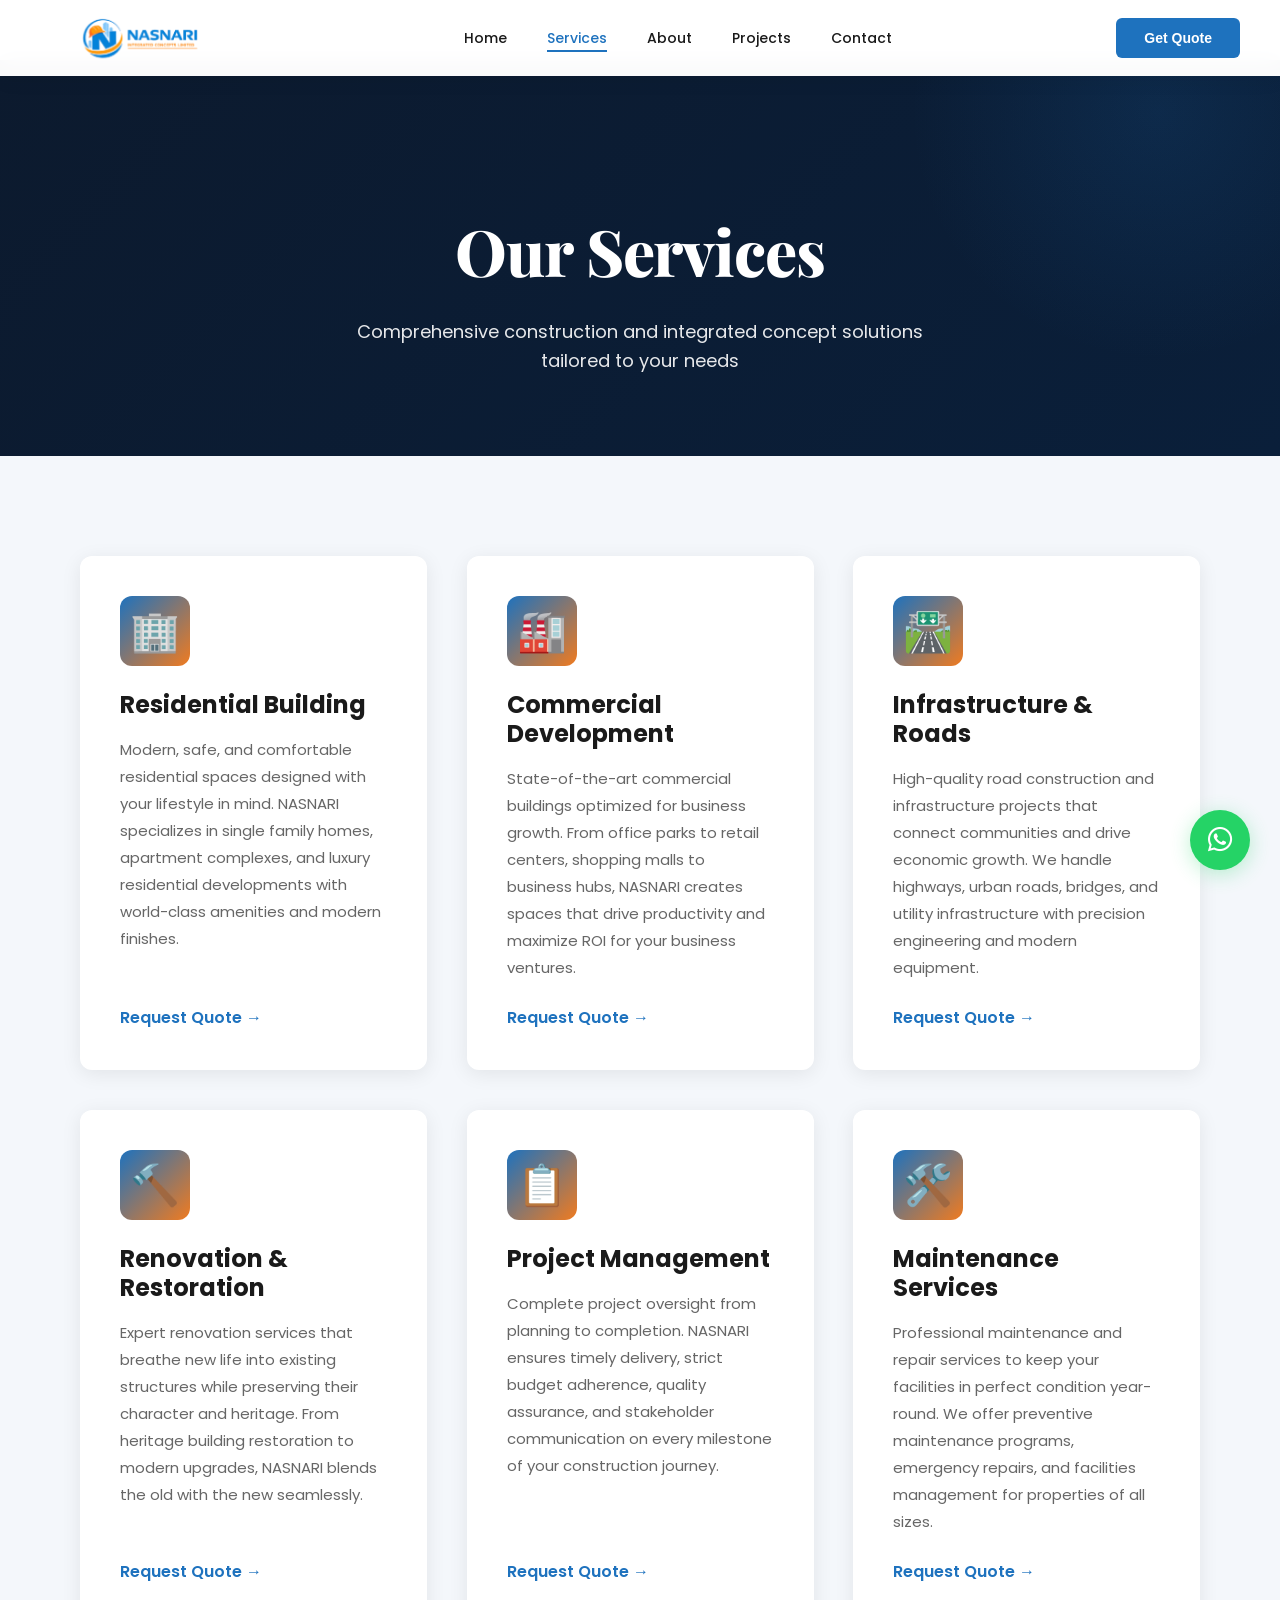
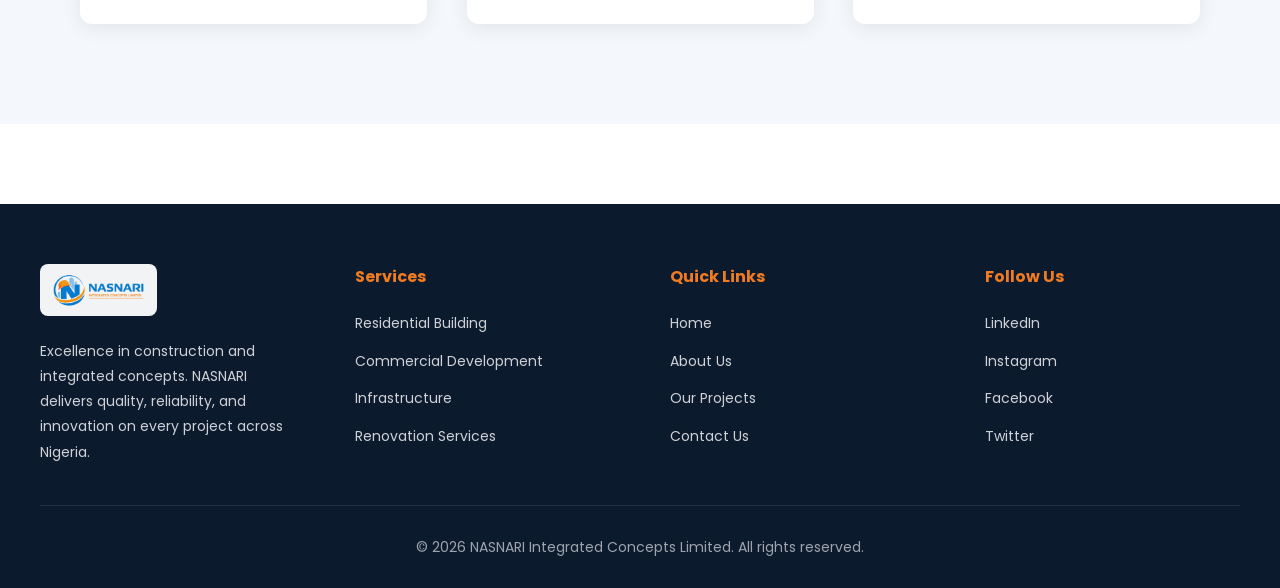
<file: services.html>
<!DOCTYPE html>
<html lang="en">
<head>
<meta charset="UTF-8">
<meta name="viewport" content="width=device-width, initial-scale=1.0">
<title>Services - NASNARI Integrated Concepts Limited</title>
<link href="https://fonts.googleapis.com/css2?family=Poppins:wght@300;400;500;600;700;800&family=Playfair+Display:wght@600;700;800&display=swap" rel="stylesheet">
<link rel="stylesheet" href="https://cdnjs.cloudflare.com/ajax/libs/font-awesome/6.4.0/css/all.min.css">
<link rel="stylesheet" href="css/common.css">
<link rel="stylesheet" href="css/services.css">
</head>
<body>

<!-- HEADER -->
<header>
  <nav>
    <a href="index.html" class="logo">
      <img src="images/nasnari-logo.png" alt="NASNARI Integrated Concepts Limited" style="width: 200px; height: 56px;">
    </a>
    <ul>
      <li><a href="index.html">Home</a></li>
      <li><a href="services.html" class="active">Services</a></li>
      <li><a href="about.html">About</a></li>
      <li><a href="projects.html">Projects</a></li>
      <li><a href="contact.html">Contact</a></li>
    </ul>
    <button class="cta-btn" onclick="window.location.href='contact.html'">Get Quote</button>
  </nav>
</header>

<!-- PAGE HEADER -->
<section class="page-header">
  <h1>Our Services</h1>
  <p>Comprehensive construction and integrated concept solutions tailored to your needs</p>
</section>

<!-- SERVICES GRID -->
<section class="services">
  <div class="section-container">
    <div class="services-grid stagger">
      <div class="service-card">
        <div class="service-icon">🏢</div>
        <h3>Residential Building</h3>
        <p>Modern, safe, and comfortable residential spaces designed with your lifestyle in mind. NASNARI specializes in single family homes, apartment complexes, and luxury residential developments with world-class amenities and modern finishes.</p>
        <a href="contact.html" class="service-link">Request Quote →</a>
      </div>

      <div class="service-card">
        <div class="service-icon">🏭</div>
        <h3>Commercial Development</h3>
        <p>State-of-the-art commercial buildings optimized for business growth. From office parks to retail centers, shopping malls to business hubs, NASNARI creates spaces that drive productivity and maximize ROI for your business ventures.</p>
        <a href="contact.html" class="service-link">Request Quote →</a>
      </div>

      <div class="service-card">
        <div class="service-icon">🛣️</div>
        <h3>Infrastructure &amp; Roads</h3>
        <p>High-quality road construction and infrastructure projects that connect communities and drive economic growth. We handle highways, urban roads, bridges, and utility infrastructure with precision engineering and modern equipment.</p>
        <a href="contact.html" class="service-link">Request Quote →</a>
      </div>

      <div class="service-card">
        <div class="service-icon">🔨</div>
        <h3>Renovation &amp; Restoration</h3>
        <p>Expert renovation services that breathe new life into existing structures while preserving their character and heritage. From heritage building restoration to modern upgrades, NASNARI blends the old with the new seamlessly.</p>
        <a href="contact.html" class="service-link">Request Quote →</a>
      </div>

      <div class="service-card">
        <div class="service-icon">📋</div>
        <h3>Project Management</h3>
        <p>Complete project oversight from planning to completion. NASNARI ensures timely delivery, strict budget adherence, quality assurance, and stakeholder communication on every milestone of your construction journey.</p>
        <a href="contact.html" class="service-link">Request Quote →</a>
      </div>

      <div class="service-card">
        <div class="service-icon">🛠️</div>
        <h3>Maintenance Services</h3>
        <p>Professional maintenance and repair services to keep your facilities in perfect condition year-round. We offer preventive maintenance programs, emergency repairs, and facilities management for properties of all sizes.</p>
        <a href="contact.html" class="service-link">Request Quote →</a>
      </div>
    </div>
  </div>
</section>

<!-- WHATSAPP BUTTON -->
<a href="https://wa.me/2349876543210?text=Hello%20NASNARI%20Integrated%20Concepts%20-%20I%20need%20information%20about%20your%20services" class="whatsapp-btn" target="_blank" title="Chat on WhatsApp">
  <i class="fab fa-whatsapp"></i>
</a>

<!-- FOOTER -->
<footer>
  <div class="footer-content">
    <div class="footer-section">
      <a href="index.html" class="footer-logo">
        <img src="images/nasnari-logo.png" alt="NASNARI Integrated Concepts Limited">
      </a>
      <p style="color: rgba(255, 255, 255, 0.8); font-size: 14px; line-height: 1.8; margin-top: 12px;">Excellence in construction and integrated concepts. NASNARI delivers quality, reliability, and innovation on every project across Nigeria.</p>
    </div>

    <div class="footer-section">
      <h3>Services</h3>
      <ul>
        <li><a href="services.html">Residential Building</a></li>
        <li><a href="services.html">Commercial Development</a></li>
        <li><a href="services.html">Infrastructure</a></li>
        <li><a href="services.html">Renovation Services</a></li>
      </ul>
    </div>

    <div class="footer-section">
      <h3>Quick Links</h3>
      <ul>
        <li><a href="index.html">Home</a></li>
        <li><a href="about.html">About Us</a></li>
        <li><a href="projects.html">Our Projects</a></li>
        <li><a href="contact.html">Contact Us</a></li>
      </ul>
    </div>

    <div class="footer-section">
      <h3>Follow Us</h3>
      <ul>
        <li><a href="https://linkedin.com/company/nasnari" target="_blank">LinkedIn</a></li>
        <li><a href="https://instagram.com/nasnari" target="_blank">Instagram</a></li>
        <li><a href="https://facebook.com/nasnarng" target="_blank">Facebook</a></li>
        <li><a href="https://twitter.com/nasnarng" target="_blank">Twitter</a></li>
      </ul>
    </div>
  </div>

  <div class="footer-bottom">
    <p>&copy; 2026 NASNARI Integrated Concepts Limited. All rights reserved.</p>
  </div>
</footer>

<script src="js/common.js"></script>
<script src="js/services.js"></script>
</body>
</html>
</file>
<file: css/common.css>
/* ════════════════════════════════════════════════════════════════ */
/* NASNARI INTEGRATED CONCEPTS LIMITED - COMMON STYLES */
/* Shared across all pages */
/* ════════════════════════════════════════════════════════════════ */

* {
  margin: 0;
  padding: 0;
  box-sizing: border-box;
}

:root {
  --primary: #1E72BE;
  --primary-dark: #0D4A8A;
  --secondary: #0C1A2E;
  --accent: #F07B20;
  --white: #FFFFFF;
  --light-bg: #F4F7FB;
  --text-dark: #1A1A1A;
  --text-muted: #666666;
  --border: #E8E8E8;
}

html {
  scroll-behavior: smooth;
}

body {
  font-family: 'Poppins', sans-serif;
  color: var(--text-dark);
  line-height: 1.6;
  overflow-x: hidden;
  background: var(--white);
}

/* ════════════════════════════════════════════════════════════════ */
/* HEADER & NAVIGATION */
/* ════════════════════════════════════════════════════════════════ */

header {
  position: fixed;
  top: 0;
  left: 0;
  right: 0;
  background: rgba(255, 255, 255, 0.98);
  backdrop-filter: blur(10px);
  box-shadow: 0 2px 20px rgba(0,0,0,0.07);
  z-index: 1000;
  padding: 10px 0;
  animation: slideDown 0.6s ease-out;
}

@keyframes slideDown {
  from {
    transform: translateY(-100%);
    opacity: 0;
  }
  to {
    transform: translateY(0);
    opacity: 1;
  }
}

nav {
  max-width: 1400px;
  margin: 0 auto;
  padding: 0 40px;
  display: flex;
  justify-content: space-between;
  align-items: center;
}

/* LOGO IMAGE */
.logo {
  display: flex;
  align-items: center;
  text-decoration: none;
  animation: fadeUp 0.8s ease-out 0.2s both;
}

.logo img {
  height: 56px;
  width: 200px;
  object-fit: contain;
  display: block;
}

nav ul {
  display: flex;
  list-style: none;
  gap: 40px;
  animation: fadeUp 0.8s ease-out 0.3s both;
}

nav a {
  text-decoration: none;
  color: var(--text-dark);
  font-weight: 500;
  font-size: 14px;
  position: relative;
  transition: color 0.3s ease;
}

nav a::after {
  content: '';
  position: absolute;
  bottom: -4px;
  left: 0;
  width: 0;
  height: 2px;
  background: var(--primary);
  transition: width 0.3s ease;
}

nav a:hover {
  color: var(--primary);
}

nav a:hover::after {
  width: 100%;
}

nav a.active {
  color: var(--primary);
}

nav a.active::after {
  width: 100%;
}

.cta-btn {
  background: var(--primary);
  color: white;
  padding: 12px 28px;
  border-radius: 6px;
  border: none;
  font-weight: 600;
  cursor: pointer;
  transition: all 0.3s ease;
  font-size: 14px;
  animation: fadeUp 0.8s ease-out 0.4s both;
}

.cta-btn:hover {
  background: var(--primary-dark);
  transform: translateY(-2px);
  box-shadow: 0 8px 24px rgba(30, 114, 190, 0.3);
}

/* ════════════════════════════════════════════════════════════════ */
/* GLOBAL ANIMATIONS */
/* ════════════════════════════════════════════════════════════════ */

@keyframes fadeUp {
  from {
    opacity: 0;
    transform: translateY(30px);
  }
  to {
    opacity: 1;
    transform: translateY(0);
  }
}

@keyframes fadeIn {
  from { opacity: 0; }
  to { opacity: 1; }
}

@keyframes slideInLeft {
  from {
    opacity: 0;
    transform: translateX(-50px);
  }
  to {
    opacity: 1;
    transform: translateX(0);
  }
}

@keyframes slideInRight {
  from {
    opacity: 0;
    transform: translateX(50px);
  }
  to {
    opacity: 1;
    transform: translateX(0);
  }
}

@keyframes scaleIn {
  from {
    opacity: 0;
    transform: scale(0.95);
  }
  to {
    opacity: 1;
    transform: scale(1);
  }
}

@keyframes float {
  0%, 100% { transform: translateY(0px); }
  50% { transform: translateY(30px); }
}

.reveal {
  opacity: 0;
  transform: translateY(40px);
  transition: all 0.8s cubic-bezier(0.16, 1, 0.3, 1);
}

.reveal.visible {
  opacity: 1;
  transform: translateY(0);
}

.reveal-left {
  opacity: 0;
  transform: translateX(-50px);
  transition: all 0.8s cubic-bezier(0.16, 1, 0.3, 1);
}

.reveal-left.visible {
  opacity: 1;
  transform: translateX(0);
}

.reveal-right {
  opacity: 0;
  transform: translateX(50px);
  transition: all 0.8s cubic-bezier(0.16, 1, 0.3, 1);
}

.reveal-right.visible {
  opacity: 1;
  transform: translateX(0);
}

.stagger > * {
  opacity: 0;
  transform: translateY(30px);
  transition: all 0.6s cubic-bezier(0.16, 1, 0.3, 1);
}

.stagger.visible > *:nth-child(1) { opacity: 1; transform: none; transition-delay: 0s; }
.stagger.visible > *:nth-child(2) { opacity: 1; transform: none; transition-delay: 0.1s; }
.stagger.visible > *:nth-child(3) { opacity: 1; transform: none; transition-delay: 0.2s; }
.stagger.visible > *:nth-child(4) { opacity: 1; transform: none; transition-delay: 0.3s; }
.stagger.visible > *:nth-child(5) { opacity: 1; transform: none; transition-delay: 0.4s; }
.stagger.visible > *:nth-child(6) { opacity: 1; transform: none; transition-delay: 0.5s; }
.stagger.visible > *:nth-child(7) { opacity: 1; transform: none; transition-delay: 0.6s; }
.stagger.visible > *:nth-child(8) { opacity: 1; transform: none; transition-delay: 0.7s; }

/* ════════════════════════════════════════════════════════════════ */
/* BUTTONS */
/* ════════════════════════════════════════════════════════════════ */

.btn-primary, .btn-secondary {
  padding: 16px 40px;
  border-radius: 6px;
  font-weight: 600;
  font-size: 15px;
  border: none;
  cursor: pointer;
  transition: all 0.3s ease;
  text-decoration: none;
  display: inline-block;
}

.btn-primary {
  background: var(--primary);
  color: white;
}

.btn-primary:hover {
  background: var(--primary-dark);
  transform: translateY(-4px);
  box-shadow: 0 12px 40px rgba(30, 114, 190, 0.35);
}

.btn-secondary {
  background: transparent;
  color: white;
  border: 2px solid white;
}

.btn-secondary:hover {
  background: white;
  color: var(--primary);
  transform: translateY(-4px);
}

/* ════════════════════════════════════════════════════════════════ */
/* SECTION STYLES */
/* ════════════════════════════════════════════════════════════════ */

.section-container {
  max-width: 1400px;
  margin: 0 auto;
  padding: 0 40px;
}

.section-header {
  text-align: center;
  margin-bottom: 80px;
}

.section-header h2 {
  font-family: 'Playfair Display', serif;
  font-size: clamp(36px, 5vw, 56px);
  font-weight: 700;
  margin-bottom: 20px;
  letter-spacing: -1px;
}

.section-header h2 span {
  color: var(--primary);
}

.section-header p {
  font-size: 18px;
  color: var(--text-muted);
  max-width: 600px;
  margin: 0 auto;
}

/* ════════════════════════════════════════════════════════════════ */
/* WHATSAPP BUTTON */
/* ════════════════════════════════════════════════════════════════ */

.whatsapp-btn {
  position: fixed;
  bottom: 30px;
  right: 30px;
  width: 60px;
  height: 60px;
  background: #25D366;
  border-radius: 50%;
  display: flex;
  align-items: center;
  justify-content: center;
  color: white;
  font-size: 28px;
  cursor: pointer;
  box-shadow: 0 4px 20px rgba(37, 211, 102, 0.3);
  transition: all 0.3s ease;
  z-index: 999;
  text-decoration: none;
}

.whatsapp-btn:hover {
  transform: scale(1.1);
  box-shadow: 0 8px 30px rgba(37, 211, 102, 0.4);
}

/* ════════════════════════════════════════════════════════════════ */
/* FOOTER */
/* ════════════════════════════════════════════════════════════════ */

footer {
  background: var(--secondary);
  color: white;
  padding: 60px 40px 30px;
  margin-top: 80px;
}

.footer-content {
  max-width: 1400px;
  margin: 0 auto;
  display: grid;
  grid-template-columns: repeat(auto-fit, minmax(250px, 1fr));
  gap: 60px;
  margin-bottom: 40px;
}

.footer-logo {
  display: block;
  margin-bottom: 16px;
}

.footer-logo img {
  height: 52px;
  width: auto;
  object-fit: contain;
  background: white;
  border-radius: 8px;
  padding: 4px 8px;
  opacity: 0.95;
}

.footer-section h3 {
  font-size: 16px;
  font-weight: 700;
  margin-bottom: 20px;
  color: var(--accent);
}

.footer-section ul {
  list-style: none;
}

.footer-section ul li {
  margin-bottom: 12px;
}

.footer-section a {
  color: rgba(255, 255, 255, 0.8);
  text-decoration: none;
  font-size: 14px;
  transition: color 0.3s ease;
}

.footer-section a:hover {
  color: var(--accent);
}

.footer-bottom {
  border-top: 1px solid rgba(255, 255, 255, 0.1);
  padding-top: 30px;
  text-align: center;
  font-size: 14px;
  color: rgba(255, 255, 255, 0.6);
  max-width: 1400px;
  margin: 0 auto;
}

/* ════════════════════════════════════════════════════════════════ */
/* RESPONSIVE */
/* ════════════════════════════════════════════════════════════════ */

@media (max-width: 768px) {
  nav ul {
    display: none;
  }

  .cta-btn {
    padding: 10px 20px;
    font-size: 12px;
  }

  nav {
    padding: 0 20px;
  }

  .logo img {
    height: 44px;
  }

  .section-container {
    padding: 0 24px;
  }

  .section-header h2 {
    font-size: 32px;
  }

  .btn-primary, .btn-secondary {
    width: 100%;
    text-align: center;
  }

  .whatsapp-btn {
    bottom: 20px;
    right: 20px;
  }
}

/* ════════════════════════════════════════════════════════════════ */
/* SCROLLBAR */
/* ════════════════════════════════════════════════════════════════ */

::-webkit-scrollbar {
  width: 8px;
}

::-webkit-scrollbar-track {
  background: var(--light-bg);
}

::-webkit-scrollbar-thumb {
  background: var(--primary);
  border-radius: 4px;
}

::-webkit-scrollbar-thumb:hover {
  background: var(--primary-dark);
}
</file>
<file: css/home.css>
/* ════════════════════════════════════════════════════════════════ */
/* NASNARI INTEGRATED CONCEPTS LIMITED - HOME PAGE STYLES */
/* ════════════════════════════════════════════════════════════════ */

.hero {
  min-height: 100vh;
  background: linear-gradient(135deg, var(--secondary) 0%, #0A1F3A 100%);
  color: white;
  display: flex;
  align-items: center;
  justify-content: center;
  padding: 120px 40px 80px;
  position: relative;
  overflow: hidden;
  margin-top: 60px;
}

.hero::before {
  content: '';
  position: absolute;
  top: -50%;
  right: -10%;
  width: 600px;
  height: 600px;
  background: radial-gradient(circle, rgba(30, 114, 190, 0.15) 0%, transparent 70%);
  border-radius: 50%;
  animation: float 20s infinite ease-in-out;
}

.hero::after {
  content: '';
  position: absolute;
  bottom: -20%;
  left: -5%;
  width: 400px;
  height: 400px;
  background: radial-gradient(circle, rgba(240, 123, 32, 0.08) 0%, transparent 70%);
  border-radius: 50%;
  animation: float 25s infinite ease-in-out reverse;
}

.hero-content {
  max-width: 800px;
  position: relative;
  z-index: 2;
}

.hero h1 {
  font-family: 'Playfair Display', serif;
  font-size: clamp(48px, 8vw, 72px);
  font-weight: 800;
  line-height: 1.1;
  margin-bottom: 24px;
  letter-spacing: -2px;
  animation: fadeUp 0.8s ease-out 0.1s both;
}

.hero h1 span {
  color: var(--accent);
}

.hero p {
  font-size: 18px;
  line-height: 1.8;
  color: rgba(255, 255, 255, 0.9);
  margin-bottom: 40px;
  animation: fadeUp 0.8s ease-out 0.2s both;
  max-width: 600px;
}

.hero-buttons {
  display: flex;
  gap: 20px;
  animation: fadeUp 0.8s ease-out 0.3s both;
}

/* ════════════════════════════════════════════════════════════════ */
/* STATS SECTION */
/* ════════════════════════════════════════════════════════════════ */

.stats {
  padding: 80px 40px;
  background: linear-gradient(135deg, var(--secondary) 0%, #0A1F3A 100%);
  color: white;
  position: relative;
  overflow: hidden;
}

.stats::before {
  content: '';
  position: absolute;
  top: -30%;
  right: -10%;
  width: 500px;
  height: 500px;
  background: radial-gradient(circle, rgba(30, 114, 190, 0.12) 0%, transparent 70%);
  border-radius: 50%;
}

.stats-grid {
  display: grid;
  grid-template-columns: repeat(auto-fit, minmax(250px, 1fr));
  gap: 60px;
  position: relative;
  z-index: 2;
}

.stat-card {
  text-align: center;
  padding: 40px 20px;
  background: rgba(255, 255, 255, 0.05);
  border-radius: 12px;
  backdrop-filter: blur(10px);
  border: 1px solid rgba(255, 255, 255, 0.1);
  transition: all 0.4s ease;
}

.stat-card:hover {
  background: rgba(30, 114, 190, 0.15);
  border-color: var(--primary);
  transform: translateY(-10px);
}

.stat-number {
  font-family: 'Playfair Display', serif;
  font-size: clamp(48px, 6vw, 72px);
  font-weight: 800;
  color: var(--accent);
  margin-bottom: 10px;
}

.stat-label {
  font-size: 16px;
  color: rgba(255, 255, 255, 0.9);
  font-weight: 500;
}

/* ════════════════════════════════════════════════════════════════ */
/* CTA SECTION */
/* ════════════════════════════════════════════════════════════════ */

.cta-section {
  padding: 100px 40px;
  background: linear-gradient(135deg, var(--primary) 0%, var(--primary-dark) 100%);
  color: white;
  text-align: center;
}

.cta-content h2 {
  font-family: 'Playfair Display', serif;
  font-size: clamp(36px, 5vw, 56px);
  font-weight: 700;
  margin-bottom: 20px;
  letter-spacing: -1px;
  animation: fadeUp 0.8s ease-out both;
}

.cta-content p {
  font-size: 18px;
  margin-bottom: 40px;
  color: rgba(255, 255, 255, 0.95);
  animation: fadeUp 0.8s ease-out 0.1s both;
}

.cta-content .btn-primary {
  animation: fadeUp 0.8s ease-out 0.2s both;
  background: white;
  color: var(--primary);
  font-weight: 700;
}

.cta-content .btn-primary:hover {
  background: rgba(255, 255, 255, 0.9);
  color: var(--primary-dark);
}

/* ════════════════════════════════════════════════════════════════ */
/* RESPONSIVE */
/* ════════════════════════════════════════════════════════════════ */

@media (max-width: 768px) {
  .hero {
    padding: 100px 24px 60px;
  }

  .stats, .cta-section {
    padding: 60px 24px;
  }

  .hero-buttons {
    flex-direction: column;
  }

  .stats-grid {
    gap: 30px;
  }

  .stat-card {
    padding: 30px 15px;
  }
}
</file>
<file: css/about.css>
/* ════════════════════════════════════════════════════════════════ */
/* NASNARI INTEGRATED CONCEPTS LIMITED - ABOUT PAGE STYLES */
/* ════════════════════════════════════════════════════════════════ */

.page-header {
  background: linear-gradient(135deg, var(--secondary) 0%, #0A1F3A 100%);
  color: white;
  padding: 140px 40px 80px;
  text-align: center;
  margin-top: 60px;
  position: relative;
  overflow: hidden;
}

.page-header::before {
  content: '';
  position: absolute;
  top: -50%;
  right: -10%;
  width: 500px;
  height: 500px;
  background: radial-gradient(circle, rgba(30, 114, 190, 0.15) 0%, transparent 70%);
  border-radius: 50%;
}

.page-header h1 {
  font-family: 'Playfair Display', serif;
  font-size: clamp(48px, 7vw, 64px);
  font-weight: 800;
  margin-bottom: 16px;
  letter-spacing: -1px;
  animation: fadeUp 0.8s ease-out 0.1s both;
  position: relative;
  z-index: 2;
}

.page-header p {
  font-size: 18px;
  color: rgba(255, 255, 255, 0.9);
  max-width: 600px;
  margin: 0 auto;
  animation: fadeUp 0.8s ease-out 0.2s both;
  position: relative;
  z-index: 2;
}

/* ════════════════════════════════════════════════════════════════ */
/* ABOUT SECTION */
/* ════════════════════════════════════════════════════════════════ */

.about {
  padding: 100px 40px;
  background: white;
}

.about-content {
  display: grid;
  grid-template-columns: 1fr 1fr;
  gap: 80px;
  align-items: center;
  margin-top: 60px;
}

.about-text h2 {
  font-family: 'Playfair Display', serif;
  font-size: 32px;
  font-weight: 700;
  margin-bottom: 20px;
  color: var(--text-dark);
  letter-spacing: -0.5px;
}

.about-text p {
  font-size: 16px;
  color: var(--text-muted);
  line-height: 1.9;
  margin-bottom: 20px;
}

.mission-vision {
  display: grid;
  grid-template-columns: 1fr 1fr;
  gap: 20px;
  margin: 25px 0;
}

.mv-card {
  background: var(--light-bg);
  padding: 25px;
  border-radius: 10px;
  border-left: 4px solid var(--primary);
  transition: all 0.3s ease;
}

.mv-card:hover {
  transform: translateY(-5px);
  box-shadow: 0 10px 30px rgba(30, 114, 190, 0.12);
}

.mv-card h3 {
  color: var(--primary);
  font-size: 16px;
  font-weight: 700;
  margin-bottom: 10px;
  text-transform: uppercase;
  letter-spacing: 1px;
}

.mv-card p {
  font-size: 14px;
  margin: 0;
}

.values-list {
  list-style: none;
  margin-top: 20px;
}

.values-list li {
  font-size: 15px;
  color: var(--text-dark);
  margin-bottom: 15px;
  padding-left: 30px;
  position: relative;
  line-height: 1.6;
}

.values-list li::before {
  content: '✓';
  position: absolute;
  left: 0;
  color: var(--primary);
  font-weight: 700;
  font-size: 18px;
}

.about-image {
  background: linear-gradient(135deg, var(--primary), var(--accent));
  border-radius: 12px;
  height: 400px;
  display: flex;
  align-items: center;
  justify-content: center;
  font-size: 120px;
  opacity: 0.9;
  animation: slideInRight 0.8s ease-out 0.2s both;
}

/* ════════════════════════════════════════════════════════════════ */
/* TEAM SECTION */
/* ════════════════════════════════════════════════════════════════ */

.team {
  padding: 100px 40px;
  background: var(--light-bg);
}

.team-grid {
  display: grid;
  grid-template-columns: repeat(auto-fit, minmax(280px, 1fr));
  gap: 50px;
  margin-top: 60px;
}

.team-member {
  text-align: center;
  transition: all 0.4s ease;
}

.member-avatar {
  width: 200px;
  height: 200px;
  margin: 0 auto 25px;
  background: linear-gradient(135deg, var(--primary), var(--accent));
  border-radius: 12px;
  display: flex;
  align-items: center;
  justify-content: center;
  font-size: 80px;
  transition: all 0.3s ease;
}

.team-member:hover .member-avatar {
  transform: scale(1.08) rotateY(5deg);
  box-shadow: 0 20px 40px rgba(30, 114, 190, 0.25);
}

.team-member h3 {
  font-size: 22px;
  font-weight: 700;
  margin-bottom: 8px;
  color: var(--text-dark);
}

.member-title {
  font-size: 14px;
  color: var(--primary);
  font-weight: 600;
  text-transform: uppercase;
  letter-spacing: 1px;
  margin-bottom: 15px;
}

.member-bio {
  font-size: 14px;
  color: var(--text-muted);
  line-height: 1.8;
}

/* ════════════════════════════════════════════════════════════════ */
/* CERTIFICATIONS SECTION */
/* ════════════════════════════════════════════════════════════════ */

.certifications {
  padding: 100px 40px;
  background: white;
}

.certs-grid {
  display: grid;
  grid-template-columns: repeat(auto-fit, minmax(200px, 1fr));
  gap: 40px;
  margin-top: 60px;
}

.cert-card {
  background: var(--light-bg);
  padding: 40px 20px;
  border-radius: 12px;
  text-align: center;
  transition: all 0.4s cubic-bezier(0.16, 1, 0.3, 1);
  border: 2px solid transparent;
  position: relative;
  overflow: hidden;
}

.cert-card::before {
  content: '';
  position: absolute;
  inset: 0;
  background: linear-gradient(135deg, rgba(30, 114, 190, 0.06), transparent);
  opacity: 0;
  transition: opacity 0.3s ease;
}

.cert-card:hover {
  border-color: var(--primary);
  transform: translateY(-12px);
  box-shadow: 0 20px 40px rgba(30, 114, 190, 0.12);
}

.cert-card:hover::before {
  opacity: 1;
}

.cert-icon {
  font-size: 60px;
  margin-bottom: 20px;
  display: block;
  animation: bounce 2s infinite;
}

.cert-card h3 {
  font-size: 18px;
  font-weight: 700;
  margin-bottom: 10px;
  color: var(--text-dark);
  position: relative;
  z-index: 1;
}

.cert-card p {
  font-size: 13px;
  color: var(--text-muted);
  position: relative;
  z-index: 1;
}

@keyframes bounce {
  0%, 100% { transform: translateY(0); }
  50% { transform: translateY(-10px); }
}

/* ════════════════════════════════════════════════════════════════ */
/* RESPONSIVE */
/* ════════════════════════════════════════════════════════════════ */

@media (max-width: 768px) {
  .page-header {
    padding: 120px 24px 60px;
  }

  .about, .team, .certifications {
    padding: 60px 24px;
  }

  .about-content {
    grid-template-columns: 1fr;
    gap: 50px;
  }

  .about-image {
    height: 300px;
    font-size: 80px;
  }

  .team-grid, .certs-grid {
    grid-template-columns: 1fr;
  }

  .mission-vision {
    grid-template-columns: 1fr;
  }

  .page-header h1 {
    font-size: 36px;
  }
}
</file>
<file: css/contact.css>
/* ════════════════════════════════════════════════════════════════ */
/* NASNARI INTEGRATED CONCEPTS LIMITED - CONTACT PAGE STYLES */
/* ════════════════════════════════════════════════════════════════ */

.page-header {
  background: linear-gradient(135deg, var(--secondary) 0%, #0A1F3A 100%);
  color: white;
  padding: 140px 40px 80px;
  text-align: center;
  margin-top: 60px;
  position: relative;
  overflow: hidden;
}

.page-header::before {
  content: '';
  position: absolute;
  top: -50%;
  right: -10%;
  width: 500px;
  height: 500px;
  background: radial-gradient(circle, rgba(30, 114, 190, 0.15) 0%, transparent 70%);
  border-radius: 50%;
}

.page-header h1 {
  font-family: 'Playfair Display', serif;
  font-size: clamp(48px, 7vw, 64px);
  font-weight: 800;
  margin-bottom: 16px;
  letter-spacing: -1px;
  animation: fadeUp 0.8s ease-out 0.1s both;
  position: relative;
  z-index: 2;
}

.page-header p {
  font-size: 18px;
  color: rgba(255, 255, 255, 0.9);
  max-width: 600px;
  margin: 0 auto;
  animation: fadeUp 0.8s ease-out 0.2s both;
  position: relative;
  z-index: 2;
}

.contact {
  padding: 100px 40px;
  background: white;
}

.contact-content {
  display: grid;
  grid-template-columns: 1fr 1fr;
  gap: 80px;
  align-items: start;
  margin-top: 60px;
}

.contact-info h3 {
  font-size: 24px;
  font-weight: 700;
  margin-bottom: 30px;
  color: var(--text-dark);
}

.contact-item {
  margin-bottom: 35px;
  animation: slideInLeft 0.8s cubic-bezier(0.16, 1, 0.3, 1);
}

.contact-item h4 {
  font-size: 14px;
  font-weight: 700;
  color: var(--primary);
  text-transform: uppercase;
  letter-spacing: 1px;
  margin-bottom: 10px;
}

.contact-item p {
  font-size: 15px;
  color: var(--text-muted);
  line-height: 1.8;
}

.contact-item a {
  color: var(--primary);
  text-decoration: none;
  transition: all 0.3s ease;
}

.contact-item a:hover {
  text-decoration: underline;
  color: var(--primary-dark);
}

.contact-form {
  background: var(--light-bg);
  padding: 40px;
  border-radius: 12px;
  animation: slideInRight 0.8s cubic-bezier(0.16, 1, 0.3, 1);
}

.form-group {
  margin-bottom: 25px;
}

.form-group label {
  display: block;
  font-weight: 600;
  margin-bottom: 8px;
  color: var(--text-dark);
  font-size: 14px;
}

.form-group input,
.form-group textarea,
.form-group select {
  width: 100%;
  padding: 12px 16px;
  border: 1px solid var(--border);
  border-radius: 6px;
  font-family: 'Poppins', sans-serif;
  font-size: 14px;
  transition: all 0.3s ease;
  color: var(--text-dark);
  background: white;
}

.form-group input:focus,
.form-group textarea:focus,
.form-group select:focus {
  outline: none;
  border-color: var(--primary);
  box-shadow: 0 0 0 3px rgba(30, 114, 190, 0.1);
}

.form-group textarea {
  resize: vertical;
  min-height: 120px;
}

.form-submit {
  background: var(--primary);
  color: white;
  padding: 14px 40px;
  border: none;
  border-radius: 6px;
  font-weight: 600;
  cursor: pointer;
  transition: all 0.3s ease;
  width: 100%;
  font-size: 15px;
  font-family: 'Poppins', sans-serif;
}

.form-submit:hover {
  background: var(--primary-dark);
  transform: translateY(-2px);
  box-shadow: 0 8px 24px rgba(30, 114, 190, 0.3);
}

.form-submit:active {
  transform: translateY(0);
}

.map-container {
  width: 100%;
  height: 400px;
  border-radius: 12px;
  overflow: hidden;
  margin-top: 60px;
  box-shadow: 0 4px 20px rgba(0, 0, 0, 0.08);
  animation: scaleIn 0.8s cubic-bezier(0.16, 1, 0.3, 1);
}

@media (max-width: 768px) {
  .page-header { padding: 120px 24px 60px; }
  .page-header h1 { font-size: 36px; }
  .contact { padding: 60px 24px; }
  .contact-content { grid-template-columns: 1fr; gap: 50px; }
  .contact-form { padding: 30px; }
  .map-container { height: 300px; margin-top: 40px; }
}
</file>
<file: css/projects.css>
/* ════════════════════════════════════════════════════════════════ */
/* NASNARI INTEGRATED CONCEPTS LIMITED - PROJECTS PAGE STYLES */
/* ════════════════════════════════════════════════════════════════ */

.page-header {
  background: linear-gradient(135deg, var(--secondary) 0%, #0A1F3A 100%);
  color: white;
  padding: 140px 40px 80px;
  text-align: center;
  margin-top: 60px;
  position: relative;
  overflow: hidden;
}

.page-header::before {
  content: '';
  position: absolute;
  top: -50%;
  right: -10%;
  width: 500px;
  height: 500px;
  background: radial-gradient(circle, rgba(30, 114, 190, 0.15) 0%, transparent 70%);
  border-radius: 50%;
}

.page-header h1 {
  font-family: 'Playfair Display', serif;
  font-size: clamp(48px, 7vw, 64px);
  font-weight: 800;
  margin-bottom: 16px;
  letter-spacing: -1px;
  animation: fadeUp 0.8s ease-out 0.1s both;
  position: relative;
  z-index: 2;
}

.page-header p {
  font-size: 18px;
  color: rgba(255, 255, 255, 0.9);
  max-width: 600px;
  margin: 0 auto;
  animation: fadeUp 0.8s ease-out 0.2s both;
  position: relative;
  z-index: 2;
}

.projects {
  padding: 100px 40px;
  background: white;
}

.projects-grid {
  display: grid;
  grid-template-columns: repeat(auto-fit, minmax(320px, 1fr));
  gap: 30px;
  margin-top: 60px;
}

.project-card {
  background: white;
  border-radius: 12px;
  overflow: hidden;
  box-shadow: 0 4px 20px rgba(0, 0, 0, 0.08);
  transition: all 0.4s cubic-bezier(0.16, 1, 0.3, 1);
}

.project-image {
  width: 100%;
  height: 280px;
  overflow: hidden;
  position: relative;
}

.project-image img {
  width: 100%;
  height: 100%;
  object-fit: cover;
  transition: transform 0.4s ease;
}

.project-card:hover .project-image img {
  transform: scale(1.08);
}

.project-overlay {
  position: absolute;
  inset: 0;
  background: rgba(12, 26, 46, 0.75);
  display: flex;
  align-items: center;
  justify-content: center;
  opacity: 0;
  transition: opacity 0.3s ease;
}

.project-card:hover .project-overlay {
  opacity: 1;
}

.project-overlay span {
  color: white;
  font-weight: 600;
  background: var(--primary);
  padding: 10px 24px;
  border-radius: 6px;
  font-size: 13px;
}

.project-info {
  padding: 30px;
}

.project-type {
  font-size: 12px;
  color: var(--primary);
  font-weight: 700;
  text-transform: uppercase;
  letter-spacing: 1px;
  margin-bottom: 8px;
}

.project-info h3 {
  font-size: 20px;
  font-weight: 700;
  margin-bottom: 10px;
  color: var(--text-dark);
}

.project-location {
  color: var(--text-muted);
  font-size: 14px;
  margin-bottom: 15px;
}

.project-desc {
  color: var(--text-muted);
  font-size: 14px;
  line-height: 1.7;
}

.project-card:hover {
  transform: translateY(-12px);
  box-shadow: 0 20px 50px rgba(0, 0, 0, 0.15);
}

@keyframes slideInCard {
  from { opacity: 0; transform: translateY(30px) scale(0.98); }
  to   { opacity: 1; transform: translateY(0) scale(1); }
}

.project-card { animation: slideInCard 0.6s cubic-bezier(0.16, 1, 0.3, 1) both; }
.project-card:nth-child(1) { animation-delay: 0s; }
.project-card:nth-child(2) { animation-delay: 0.1s; }
.project-card:nth-child(3) { animation-delay: 0.2s; }
.project-card:nth-child(4) { animation-delay: 0.3s; }
.project-card:nth-child(5) { animation-delay: 0.4s; }
.project-card:nth-child(6) { animation-delay: 0.5s; }

@media (max-width: 768px) {
  .page-header { padding: 120px 24px 60px; }
  .page-header h1 { font-size: 36px; }
  .projects { padding: 60px 24px; }
  .projects-grid { grid-template-columns: 1fr; gap: 25px; }
  .project-image { height: 220px; }
  .project-info { padding: 20px; }
}
</file>
<file: css/services.css>
/* ════════════════════════════════════════════════════════════════ */
/* NASNARI INTEGRATED CONCEPTS LIMITED - SERVICES PAGE STYLES */
/* ════════════════════════════════════════════════════════════════ */

.page-header {
  background: linear-gradient(135deg, var(--secondary) 0%, #0A1F3A 100%);
  color: white;
  padding: 140px 40px 80px;
  text-align: center;
  margin-top: 60px;
  position: relative;
  overflow: hidden;
}

.page-header::before {
  content: '';
  position: absolute;
  top: -50%;
  right: -10%;
  width: 500px;
  height: 500px;
  background: radial-gradient(circle, rgba(30, 114, 190, 0.15) 0%, transparent 70%);
  border-radius: 50%;
}

.page-header h1 {
  font-family: 'Playfair Display', serif;
  font-size: clamp(48px, 7vw, 64px);
  font-weight: 800;
  margin-bottom: 16px;
  letter-spacing: -1px;
  animation: fadeUp 0.8s ease-out 0.1s both;
  position: relative;
  z-index: 2;
}

.page-header p {
  font-size: 18px;
  color: rgba(255, 255, 255, 0.9);
  max-width: 600px;
  margin: 0 auto;
  animation: fadeUp 0.8s ease-out 0.2s both;
  position: relative;
  z-index: 2;
}

/* ════════════════════════════════════════════════════════════════ */
/* SERVICES SECTION */
/* ════════════════════════════════════════════════════════════════ */

.services {
  padding: 100px 40px;
  background: var(--light-bg);
}

.services-grid {
  display: grid;
  grid-template-columns: repeat(auto-fit, minmax(340px, 1fr));
  gap: 40px;
}

.service-card {
  background: white;
  padding: 40px;
  border-radius: 12px;
  box-shadow: 0 4px 20px rgba(0, 0, 0, 0.08);
  transition: all 0.4s cubic-bezier(0.16, 1, 0.3, 1);
  position: relative;
  overflow: hidden;
  cursor: pointer;
  display: flex;
  flex-direction: column;
}

.service-card::before {
  content: '';
  position: absolute;
  top: 0;
  left: 0;
  right: 0;
  height: 4px;
  background: linear-gradient(90deg, var(--primary), var(--accent));
  transform: scaleX(0);
  transform-origin: left;
  transition: transform 0.4s cubic-bezier(0.16, 1, 0.3, 1);
}

.service-card:hover::before {
  transform: scaleX(1);
}

.service-card:hover {
  transform: translateY(-15px);
  box-shadow: 0 20px 50px rgba(0, 0, 0, 0.12);
}

.service-icon {
  width: 70px;
  height: 70px;
  background: linear-gradient(135deg, var(--primary), var(--accent));
  border-radius: 12px;
  display: flex;
  align-items: center;
  justify-content: center;
  font-size: 40px;
  margin-bottom: 25px;
  transition: all 0.3s ease;
  flex-shrink: 0;
}

.service-card:hover .service-icon {
  transform: scale(1.15) rotate(10deg);
}

.service-card h3 {
  font-size: 24px;
  font-weight: 700;
  margin-bottom: 16px;
  color: var(--text-dark);
  line-height: 1.2;
}

.service-card p {
  color: var(--text-muted);
  line-height: 1.8;
  font-size: 15px;
  flex-grow: 1;
  margin-bottom: 24px;
}

.service-link {
  color: var(--primary);
  text-decoration: none;
  font-weight: 600;
  display: inline-block;
  transition: all 0.3s ease;
  position: relative;
}

.service-link::after {
  content: '';
  position: absolute;
  bottom: -2px;
  left: 0;
  width: 0;
  height: 2px;
  background: var(--primary);
  transition: width 0.3s ease;
}

.service-link:hover::after {
  width: 100%;
}

/* ════════════════════════════════════════════════════════════════ */
/* PAGE ANIMATIONS */
/* ════════════════════════════════════════════════════════════════ */

@keyframes slideInCard {
  from {
    opacity: 0;
    transform: translateY(30px) scale(0.98);
  }
  to {
    opacity: 1;
    transform: translateY(0) scale(1);
  }
}

.service-card {
  animation: slideInCard 0.6s cubic-bezier(0.16, 1, 0.3, 1) both;
}

.service-card:nth-child(1) { animation-delay: 0s; }
.service-card:nth-child(2) { animation-delay: 0.1s; }
.service-card:nth-child(3) { animation-delay: 0.2s; }
.service-card:nth-child(4) { animation-delay: 0.3s; }
.service-card:nth-child(5) { animation-delay: 0.4s; }
.service-card:nth-child(6) { animation-delay: 0.5s; }

/* ════════════════════════════════════════════════════════════════ */
/* RESPONSIVE */
/* ════════════════════════════════════════════════════════════════ */

@media (max-width: 768px) {
  .page-header {
    padding: 120px 24px 60px;
  }

  .services {
    padding: 60px 24px;
  }

  .services-grid {
    grid-template-columns: 1fr;
    gap: 30px;
  }

  .service-card {
    padding: 30px;
  }

  .page-header h1 {
    font-size: 36px;
  }
}
</file>
